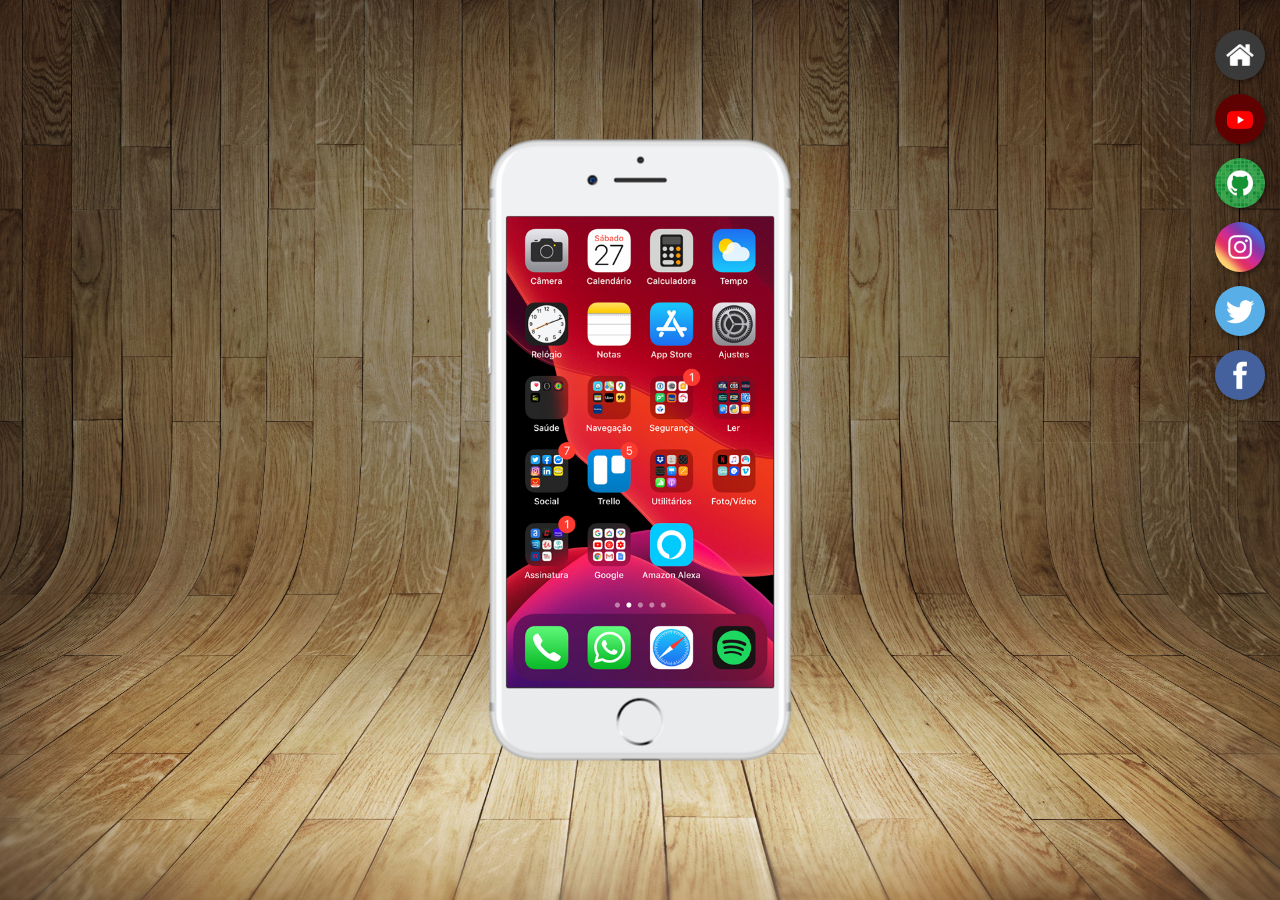
<file: index.html>
<!DOCTYPE html>
<html lang="pt-br">
<head>
    <meta charset="UTF-8">
    <meta name="viewport" content="width=device-width, initial-scale=1.0">
    <title>Social Media</title>
    <link rel="shortcut icon" href="favicon.ico" type="image/x-icon">
    <link rel="stylesheet" href="style.css">
</head>
<body>
    <main>
        <section id="telefone">
            <iframe src="home.html" frameborder="0" name="tela" id="tela"></iframe>
        </section>
        <section id="redes-sociais">
        <a href="home.html" target="tela"><img src="./imagens/logo-home.jpg" alt=""></a> <br>
        <a href="youtube.html" target="tela"><img src="./imagens/logo-youtube.jpg" alt=""></a> <br>
        <a href="github.html" target="tela"><img src="./imagens/logo-github.jpg" alt=""></a> <br>
        <a href="instagram.html" target="tela"><img src="./imagens/logo-instagram.jpg" alt=""></a> <br>
        <a href="twitter.html" target="tela"><img src="./imagens/logo-twitter.jpg" alt=""></a> <br>
        <a href="facebook.html" target="tela"><img src="./imagens/logo-facebook.jpg" alt=""></a> <br>
        </section>
    </main>
</body>
</html>
</file>
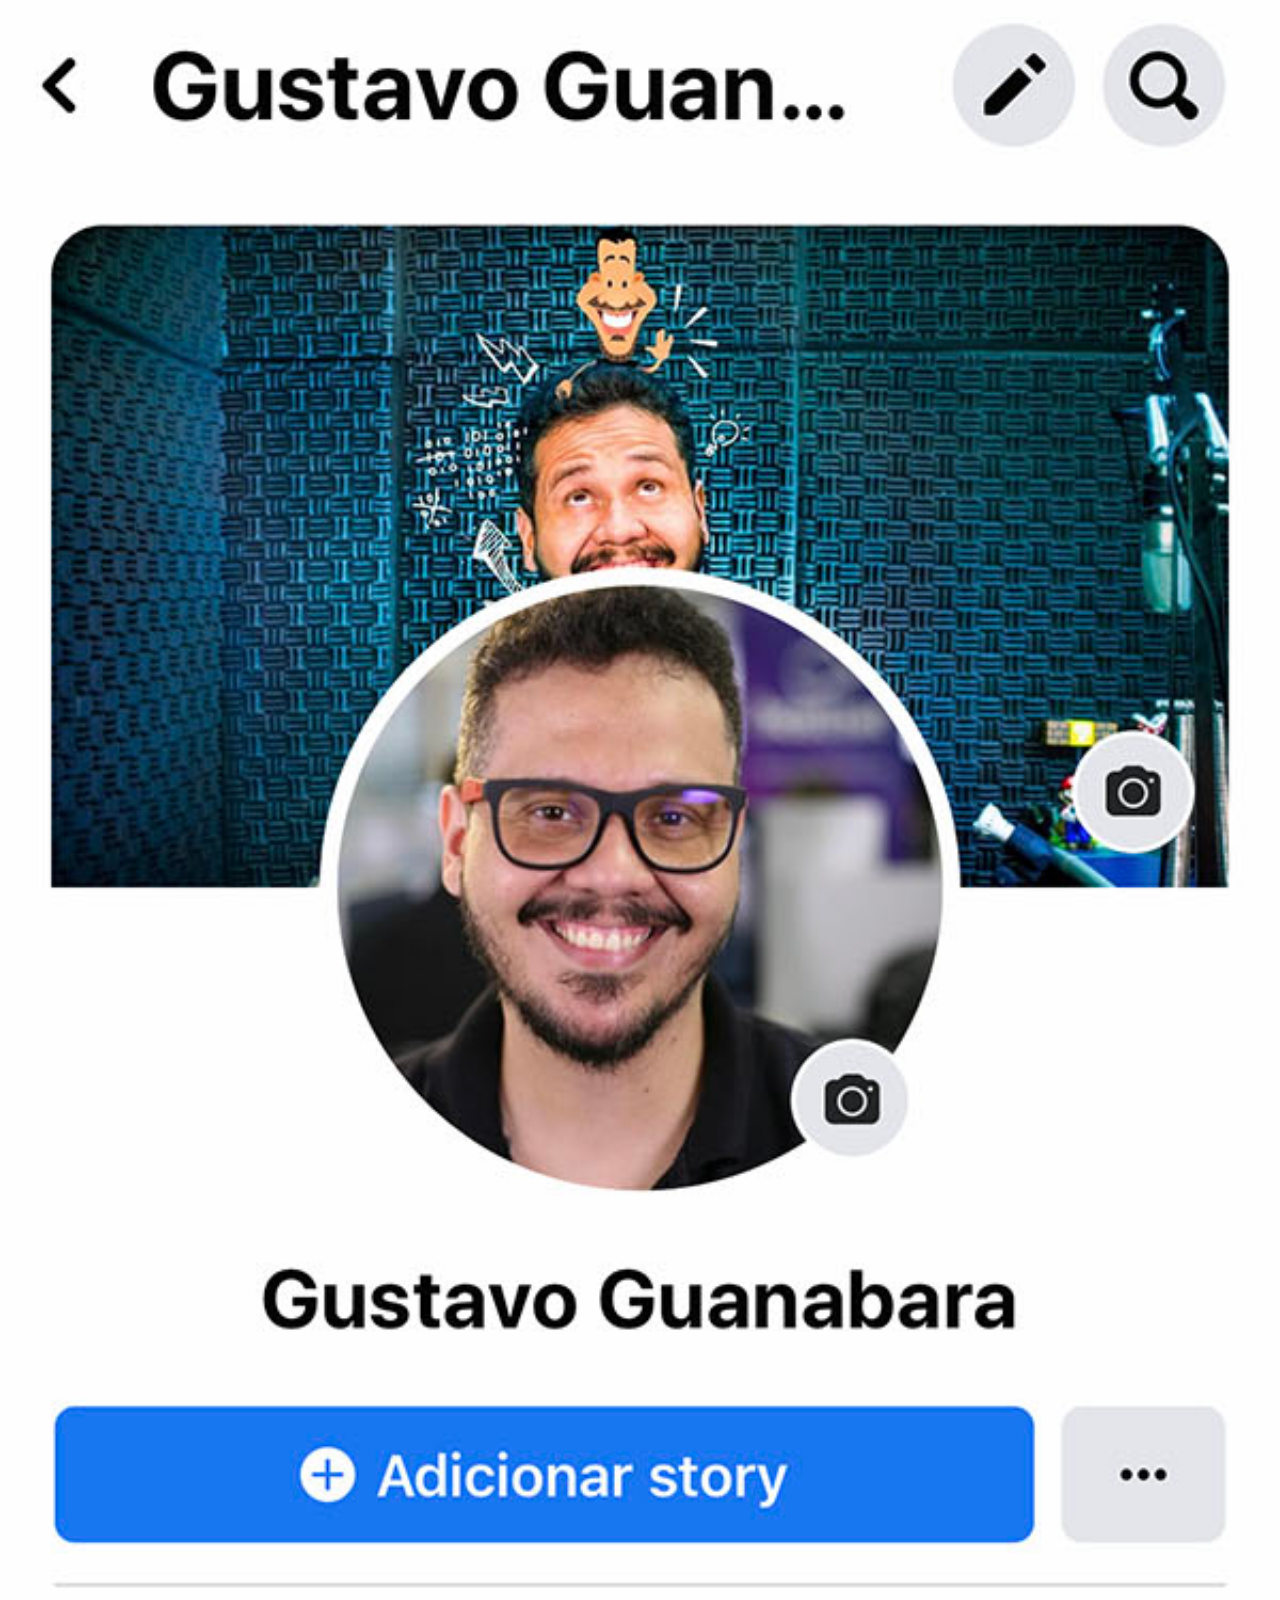
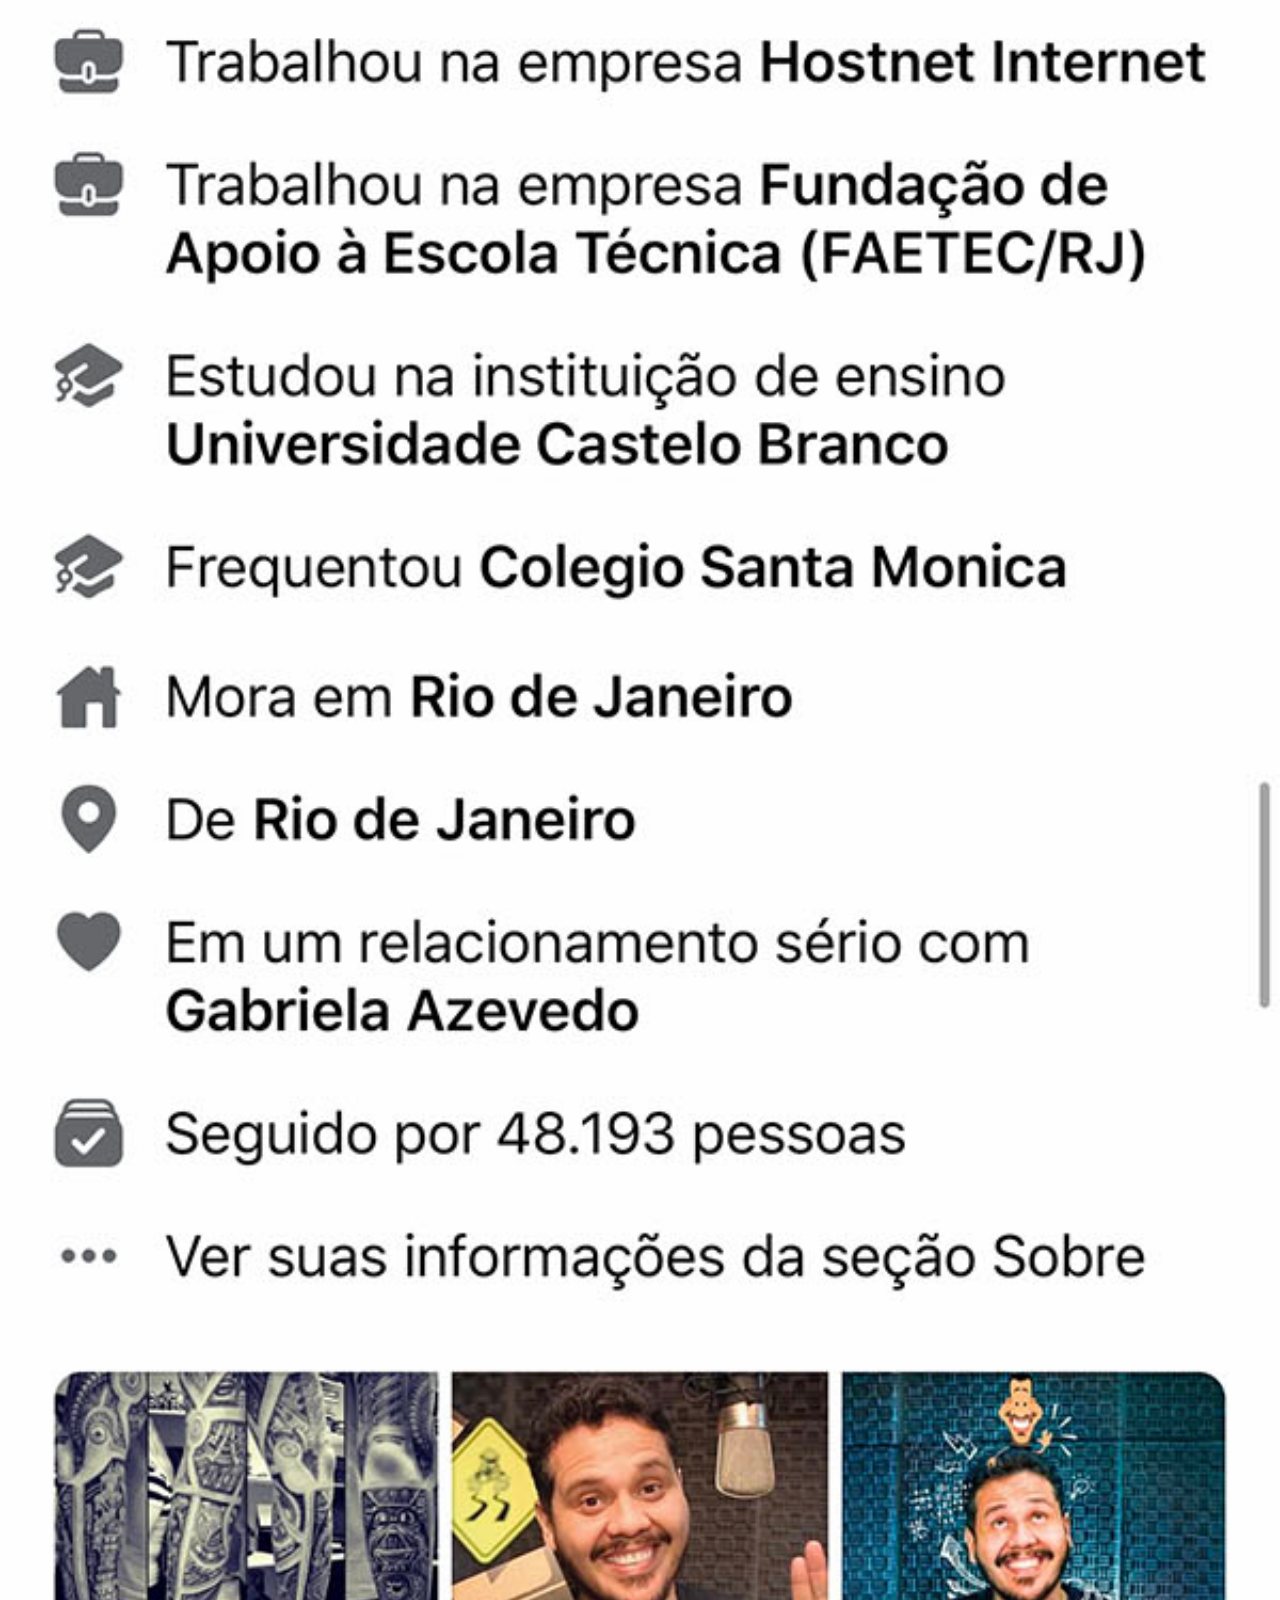
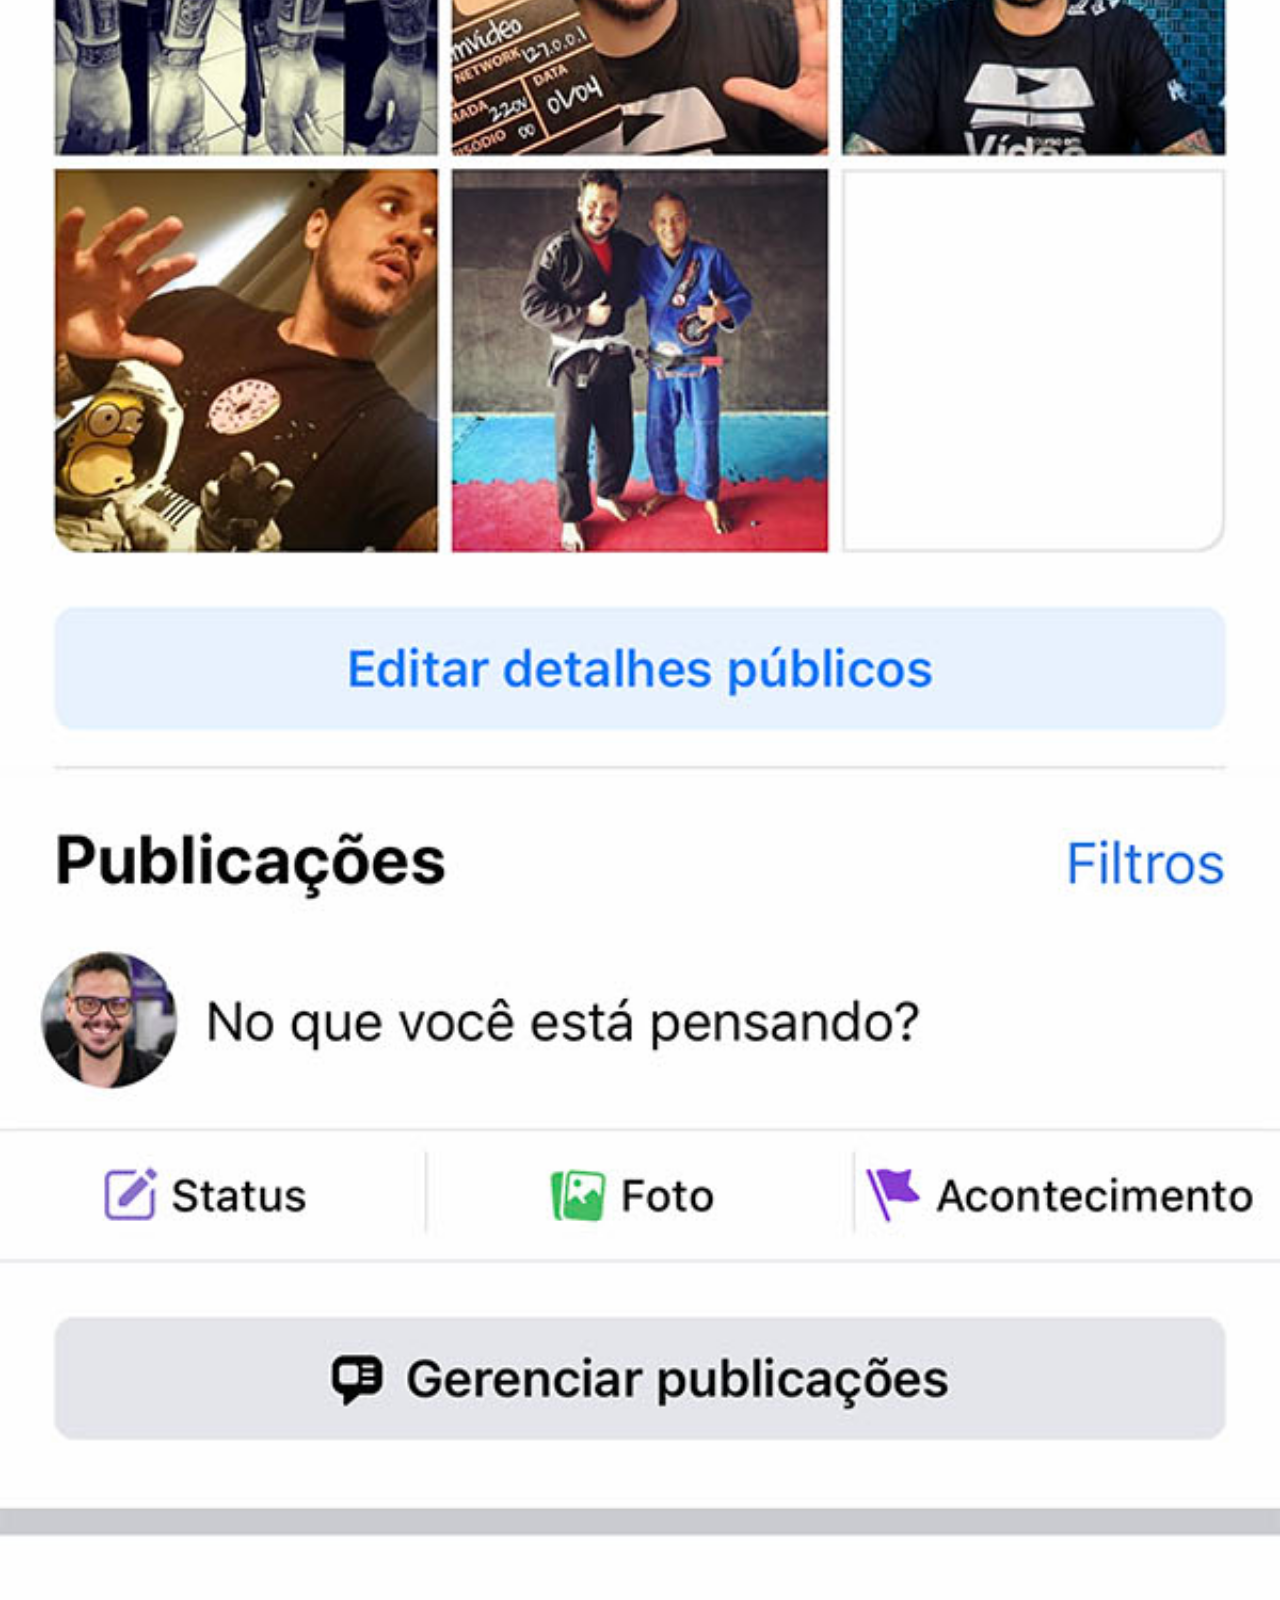
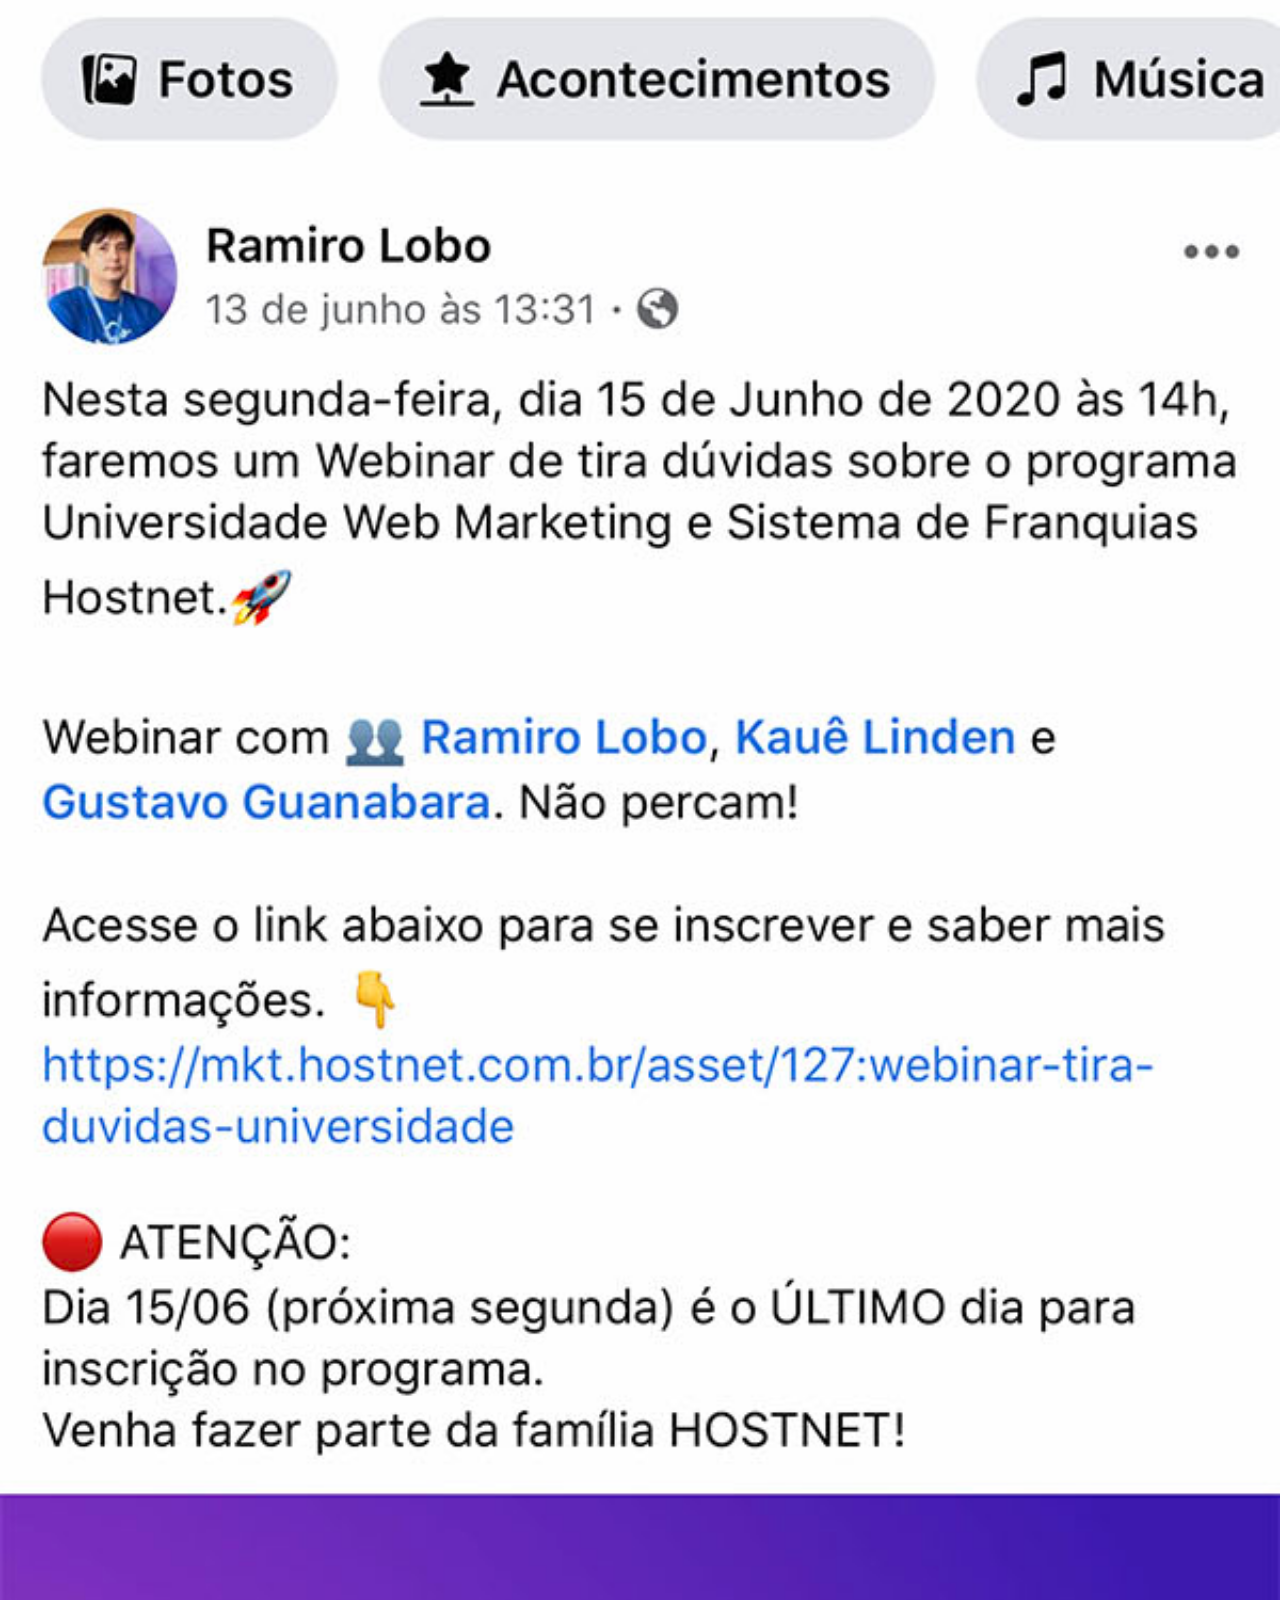
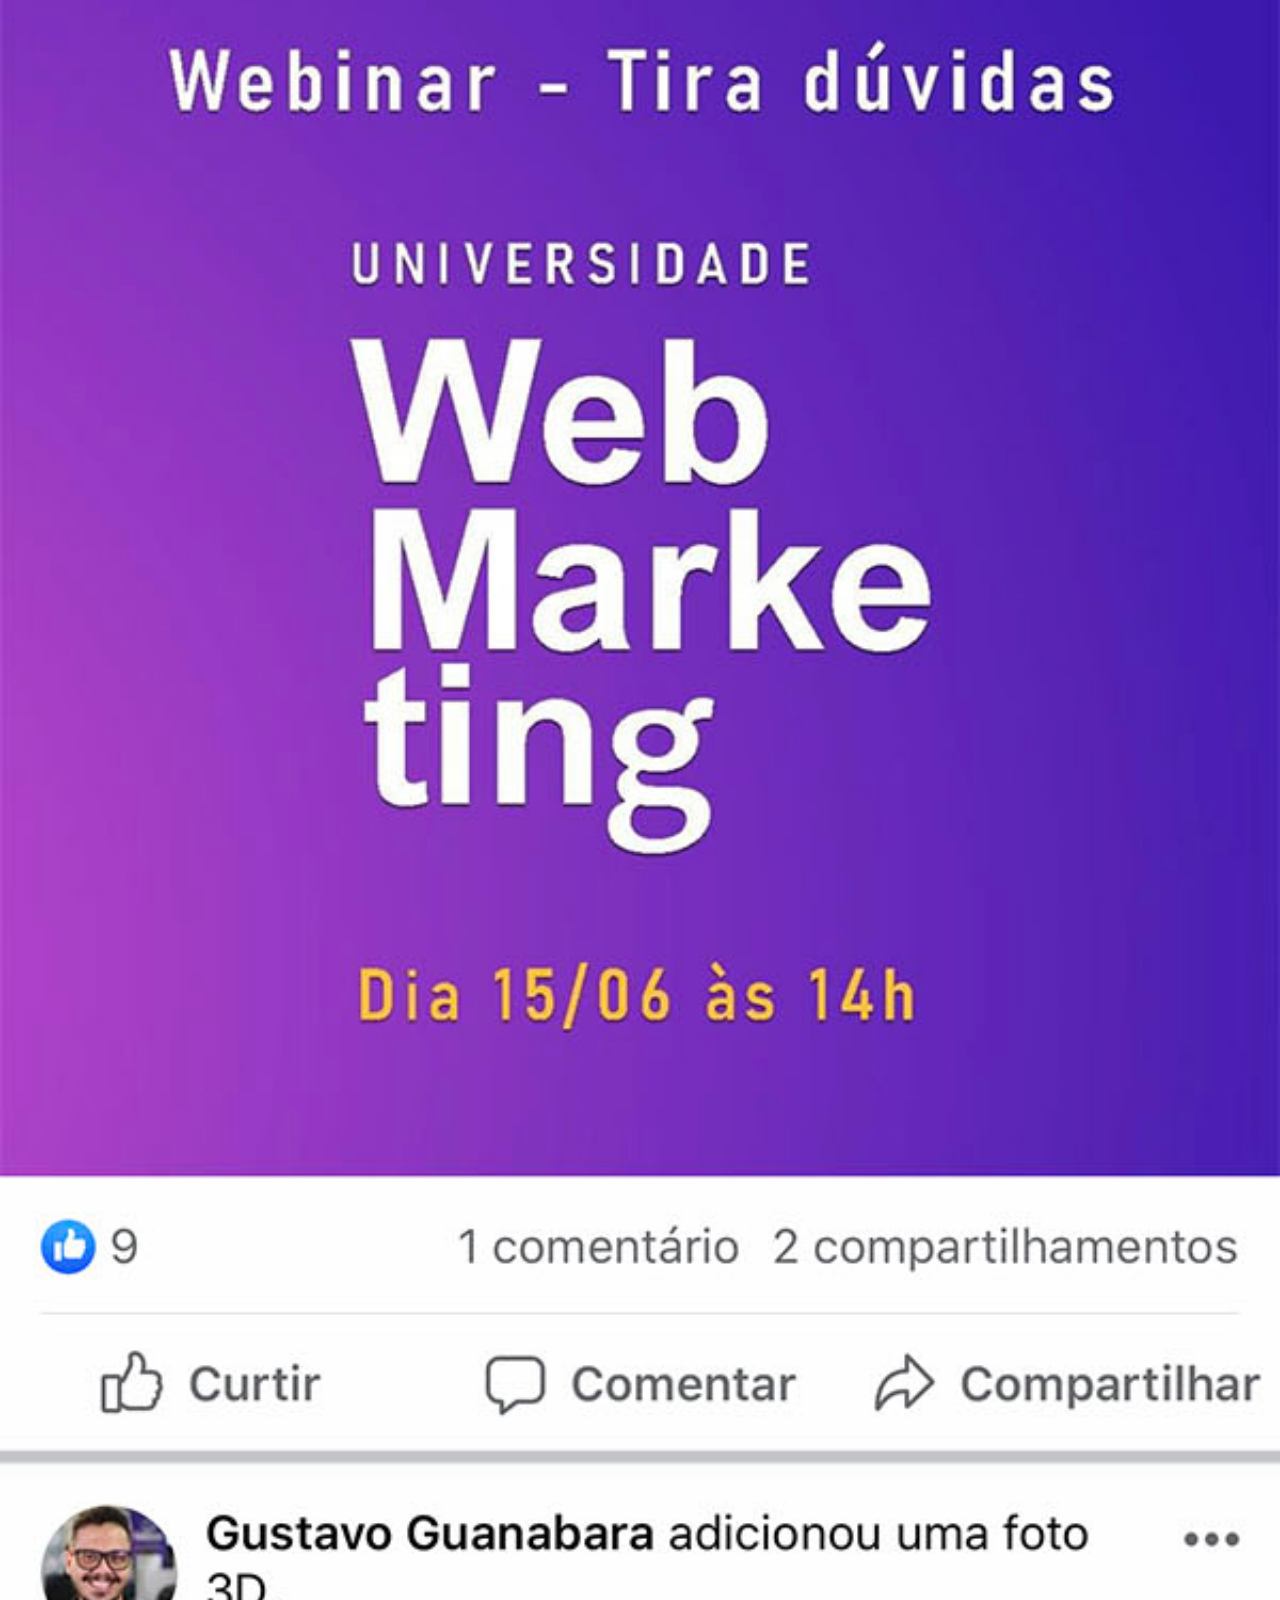
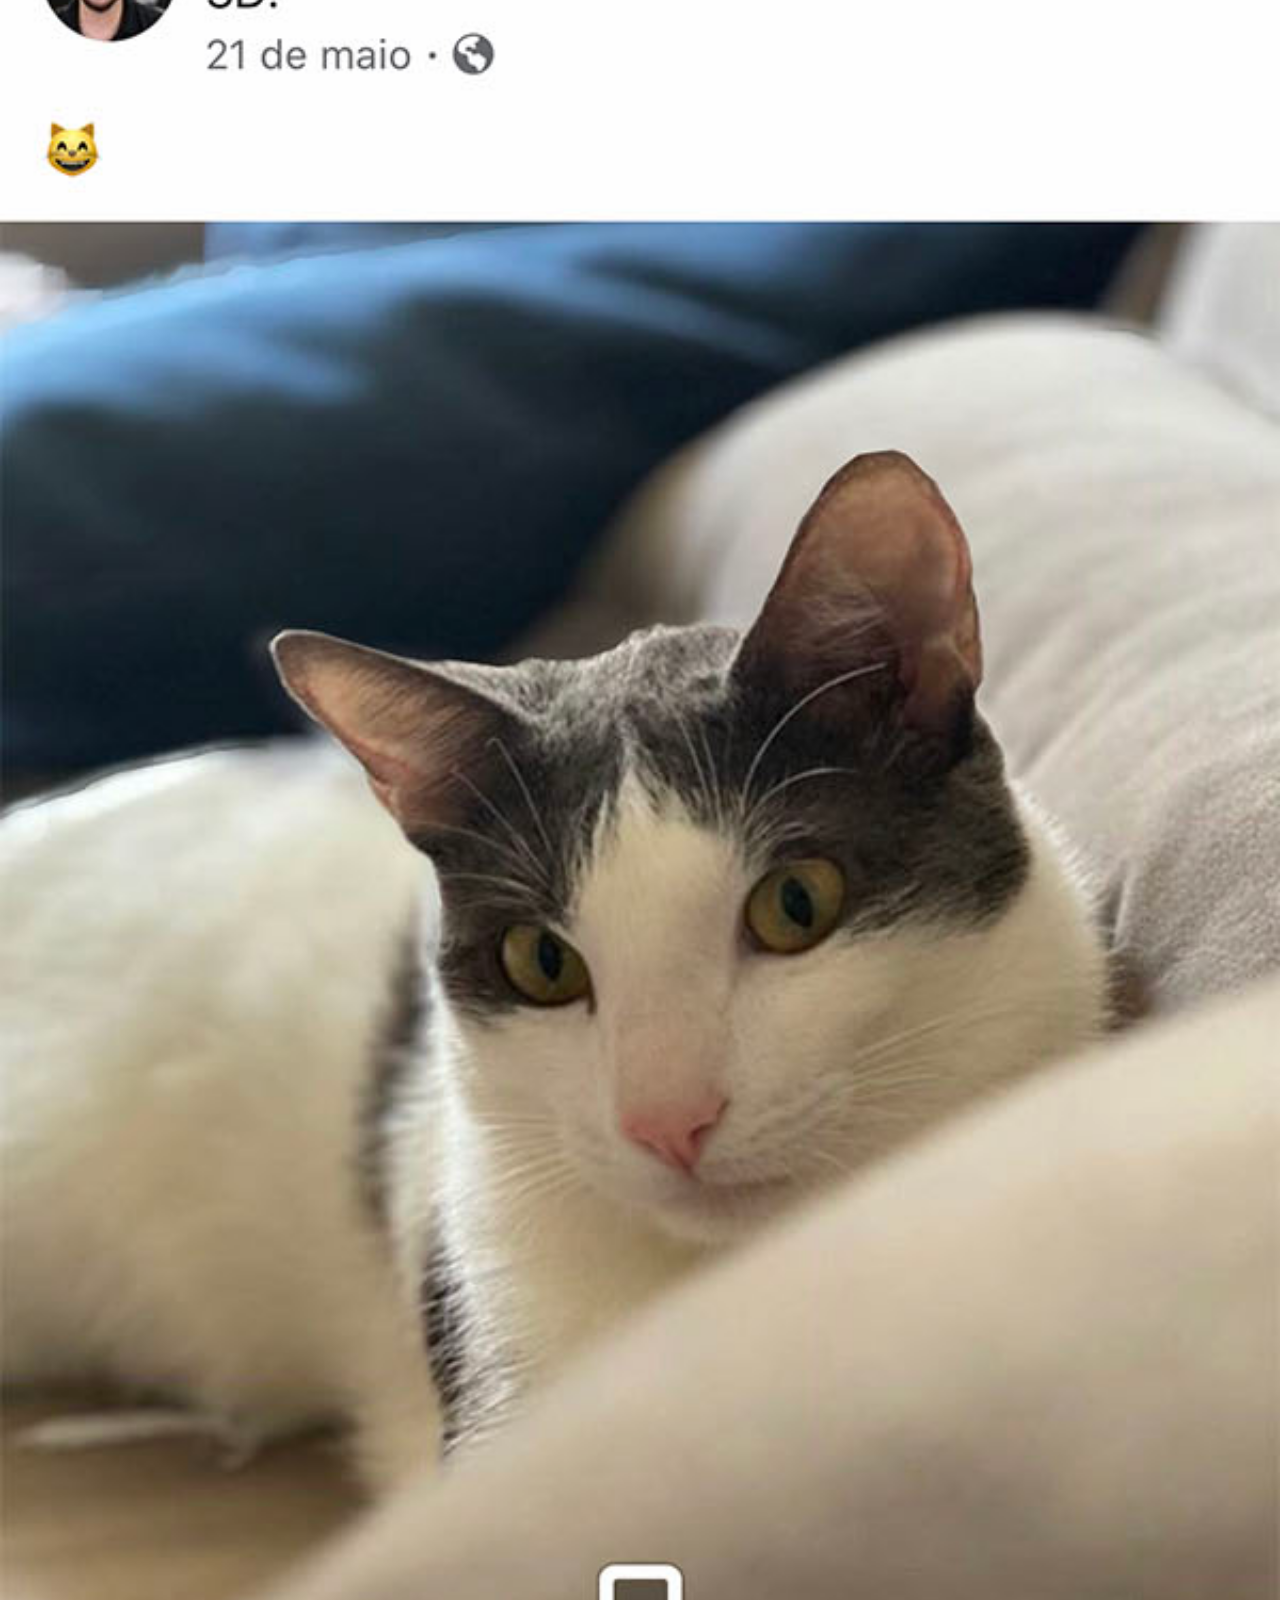
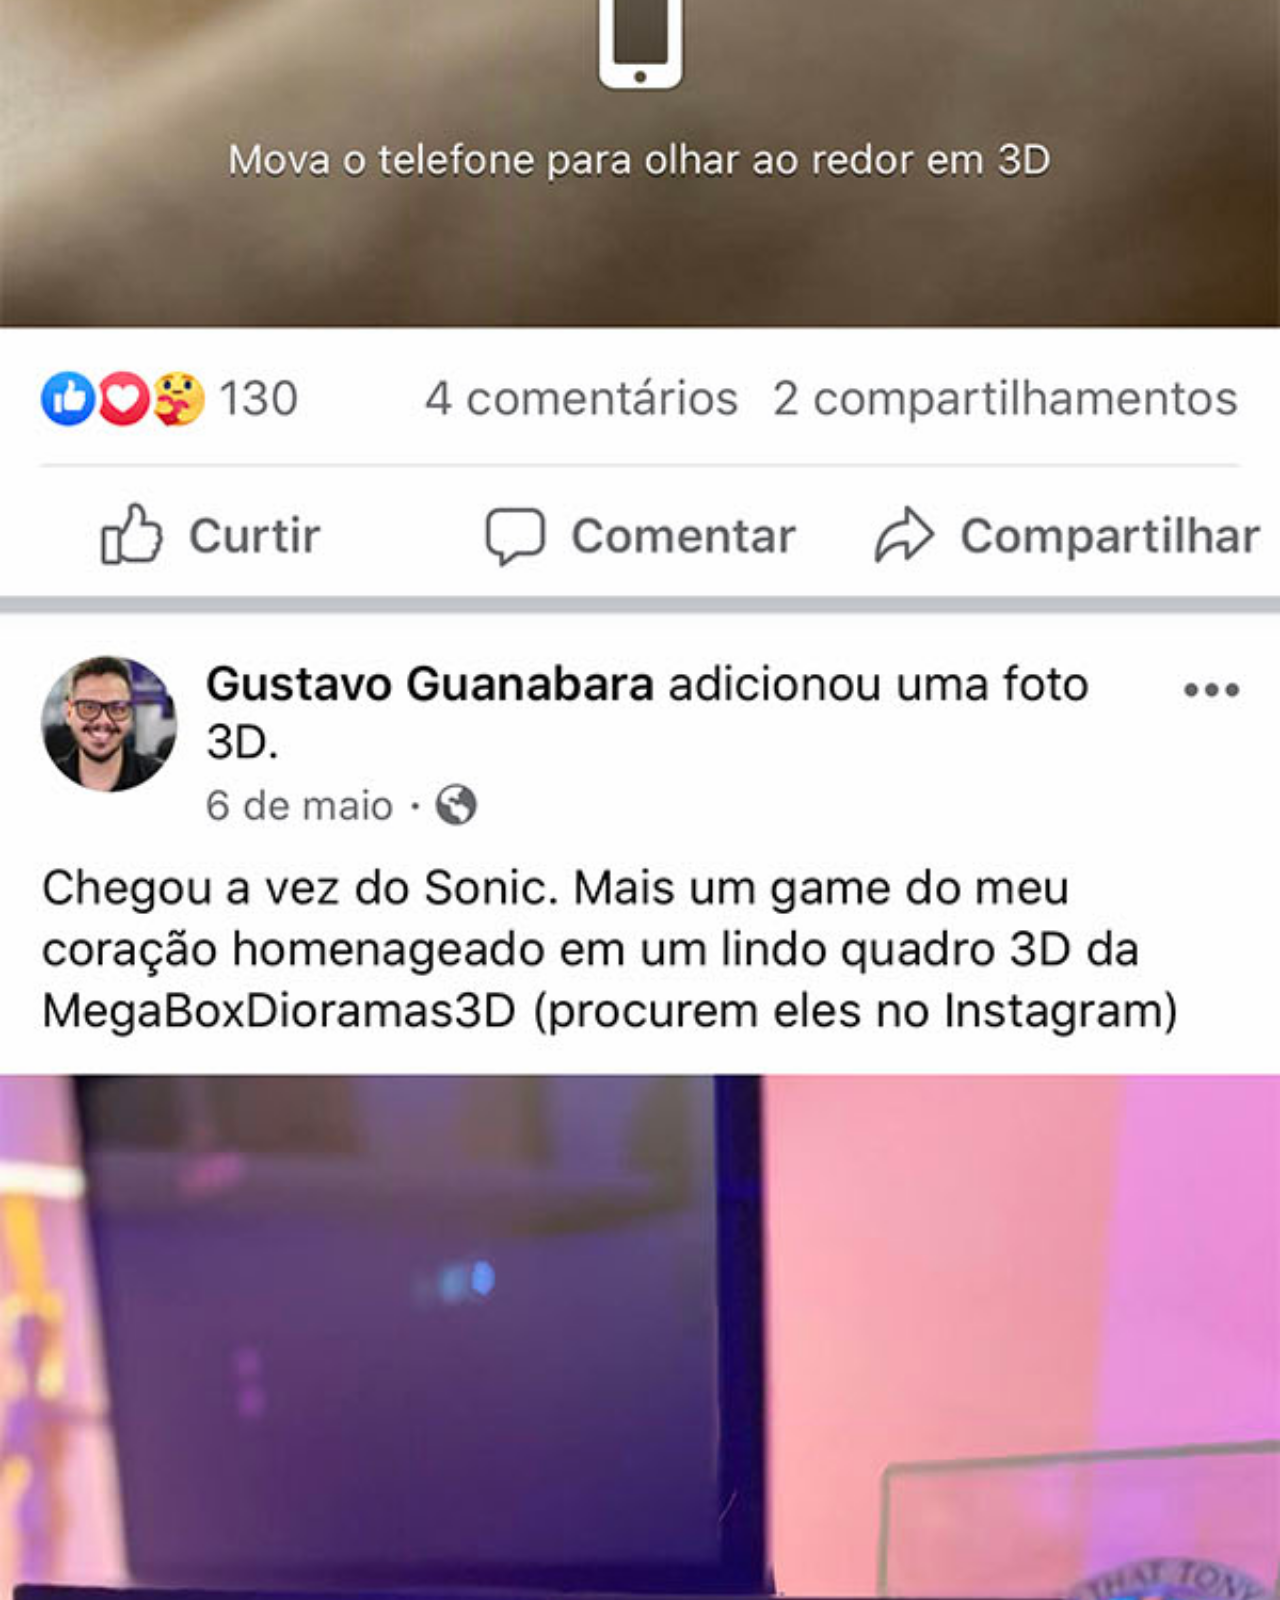
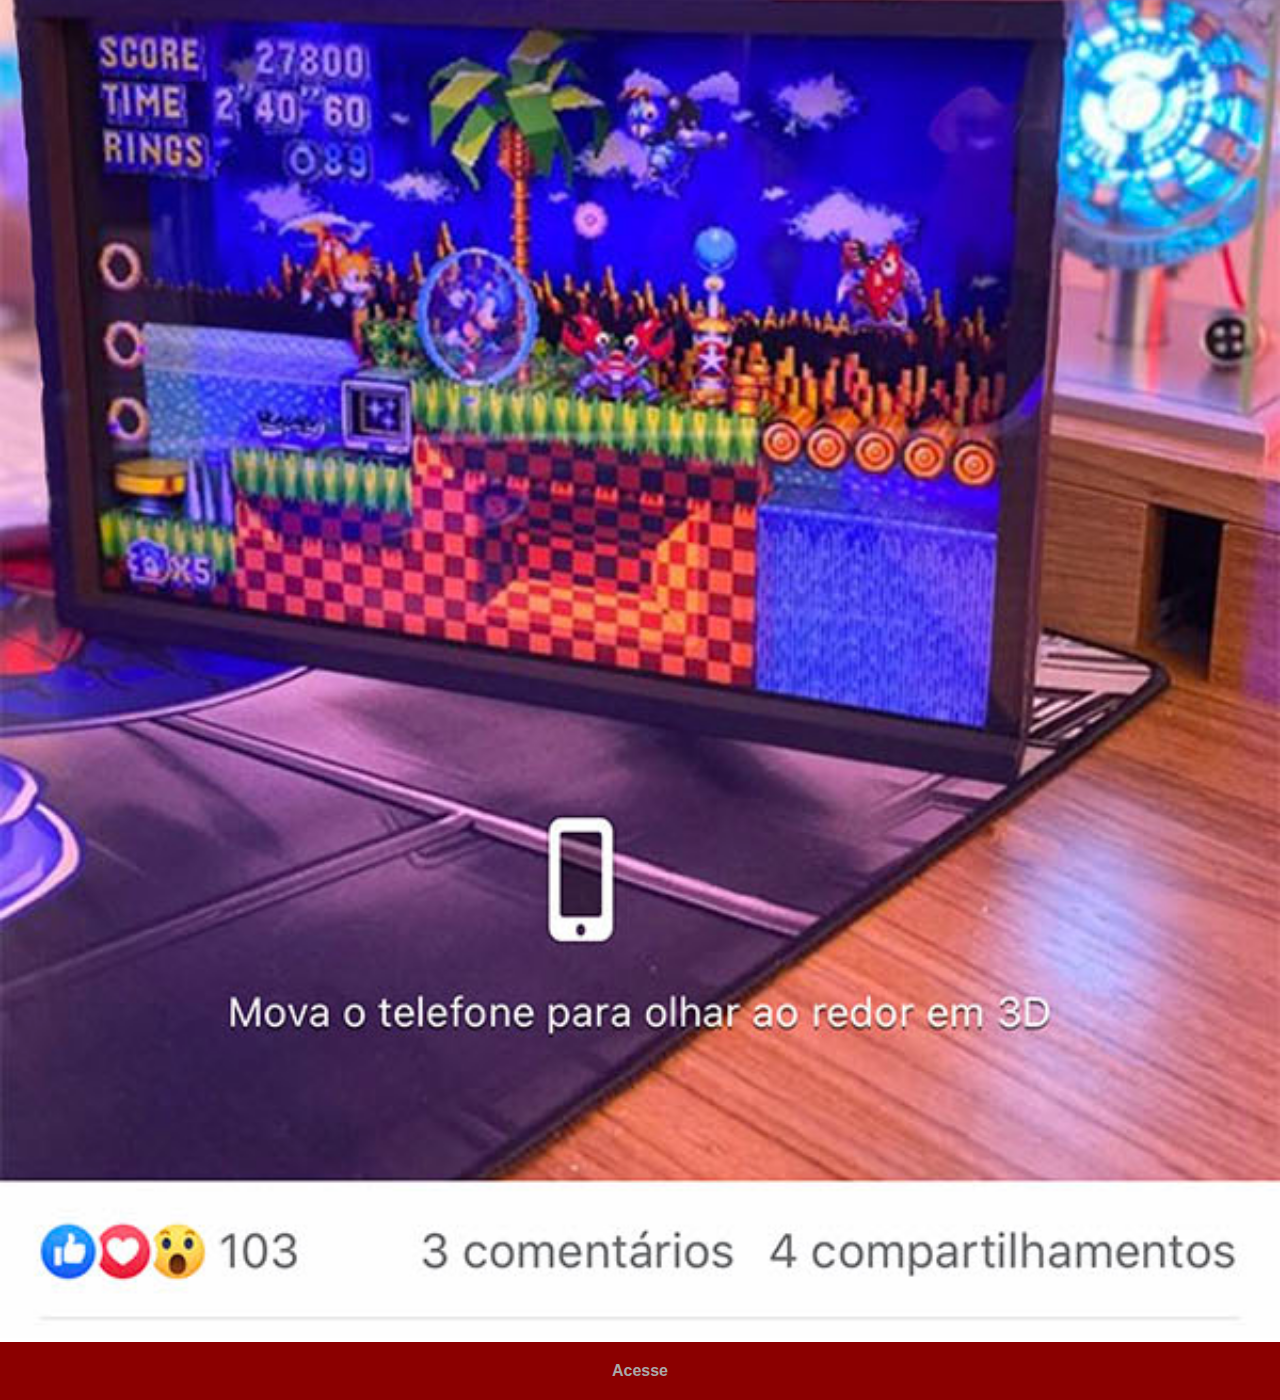
<file: facebook.html>
<!DOCTYPE html>
<html lang="pt-br">
<head>
    <meta charset="UTF-8">
    <meta name="viewport" content="width=device-width, initial-scale=1.0">
    <title>Facebook</title>
    <link rel="stylesheet" href="social.css">
</head>
<body>
    <img src="imagens/tela-facebook.jpg" alt="Facebook">
    <a href="https://www.facebook.com/lucas.nunes.16/" target="_blank">Acesse</a>
</body>
</html>
</file>
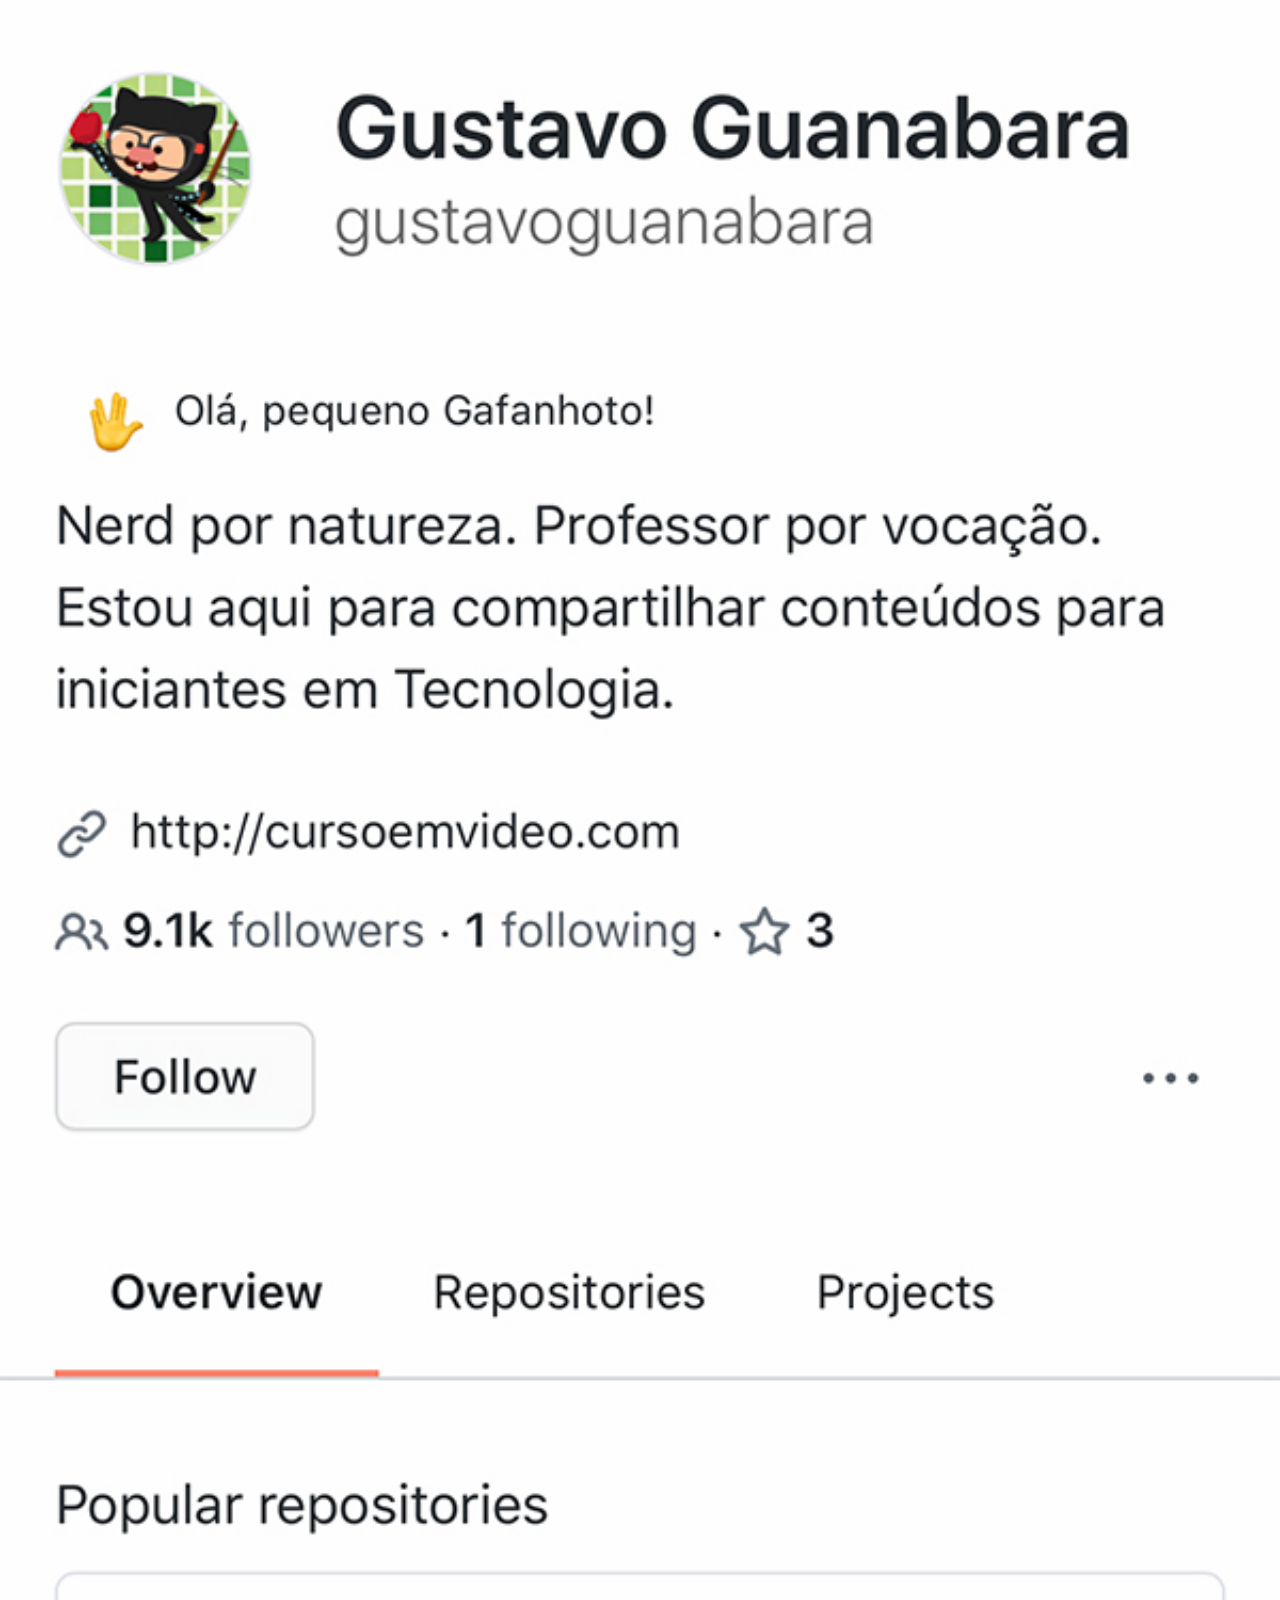
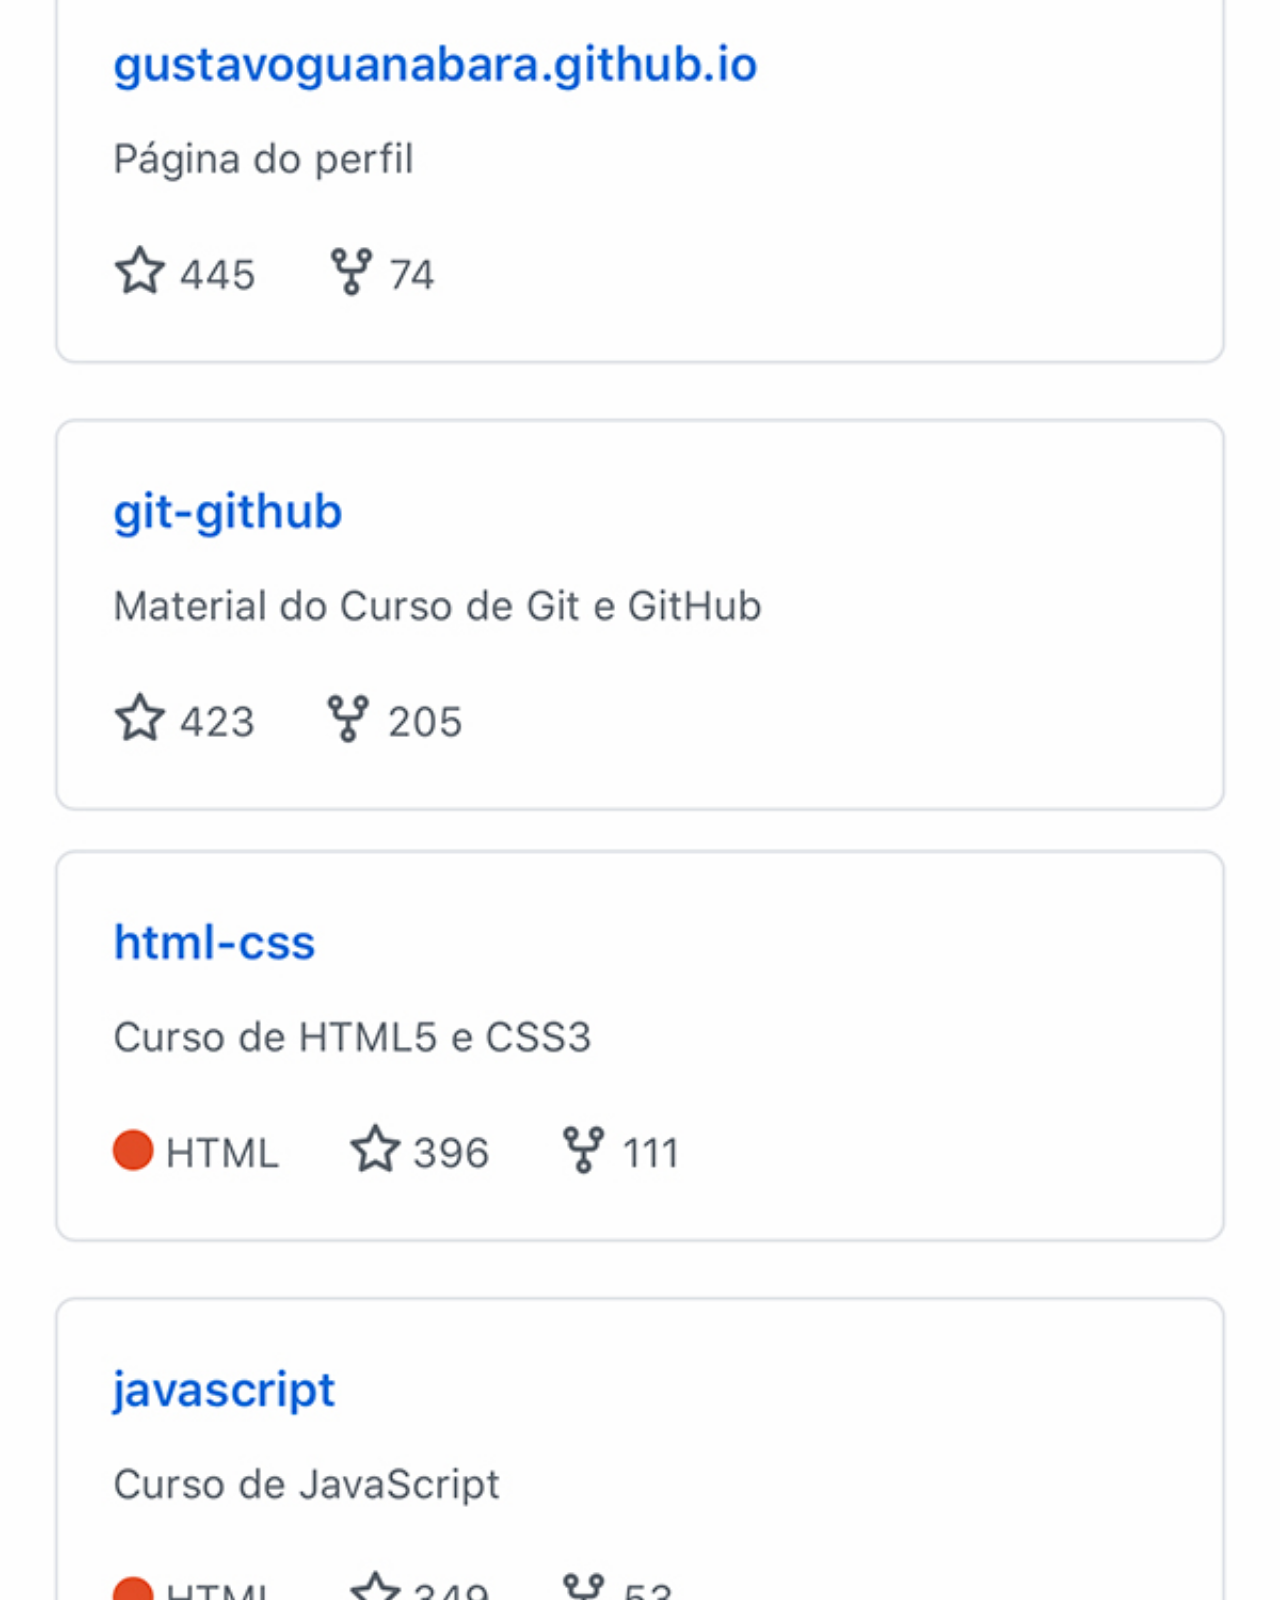
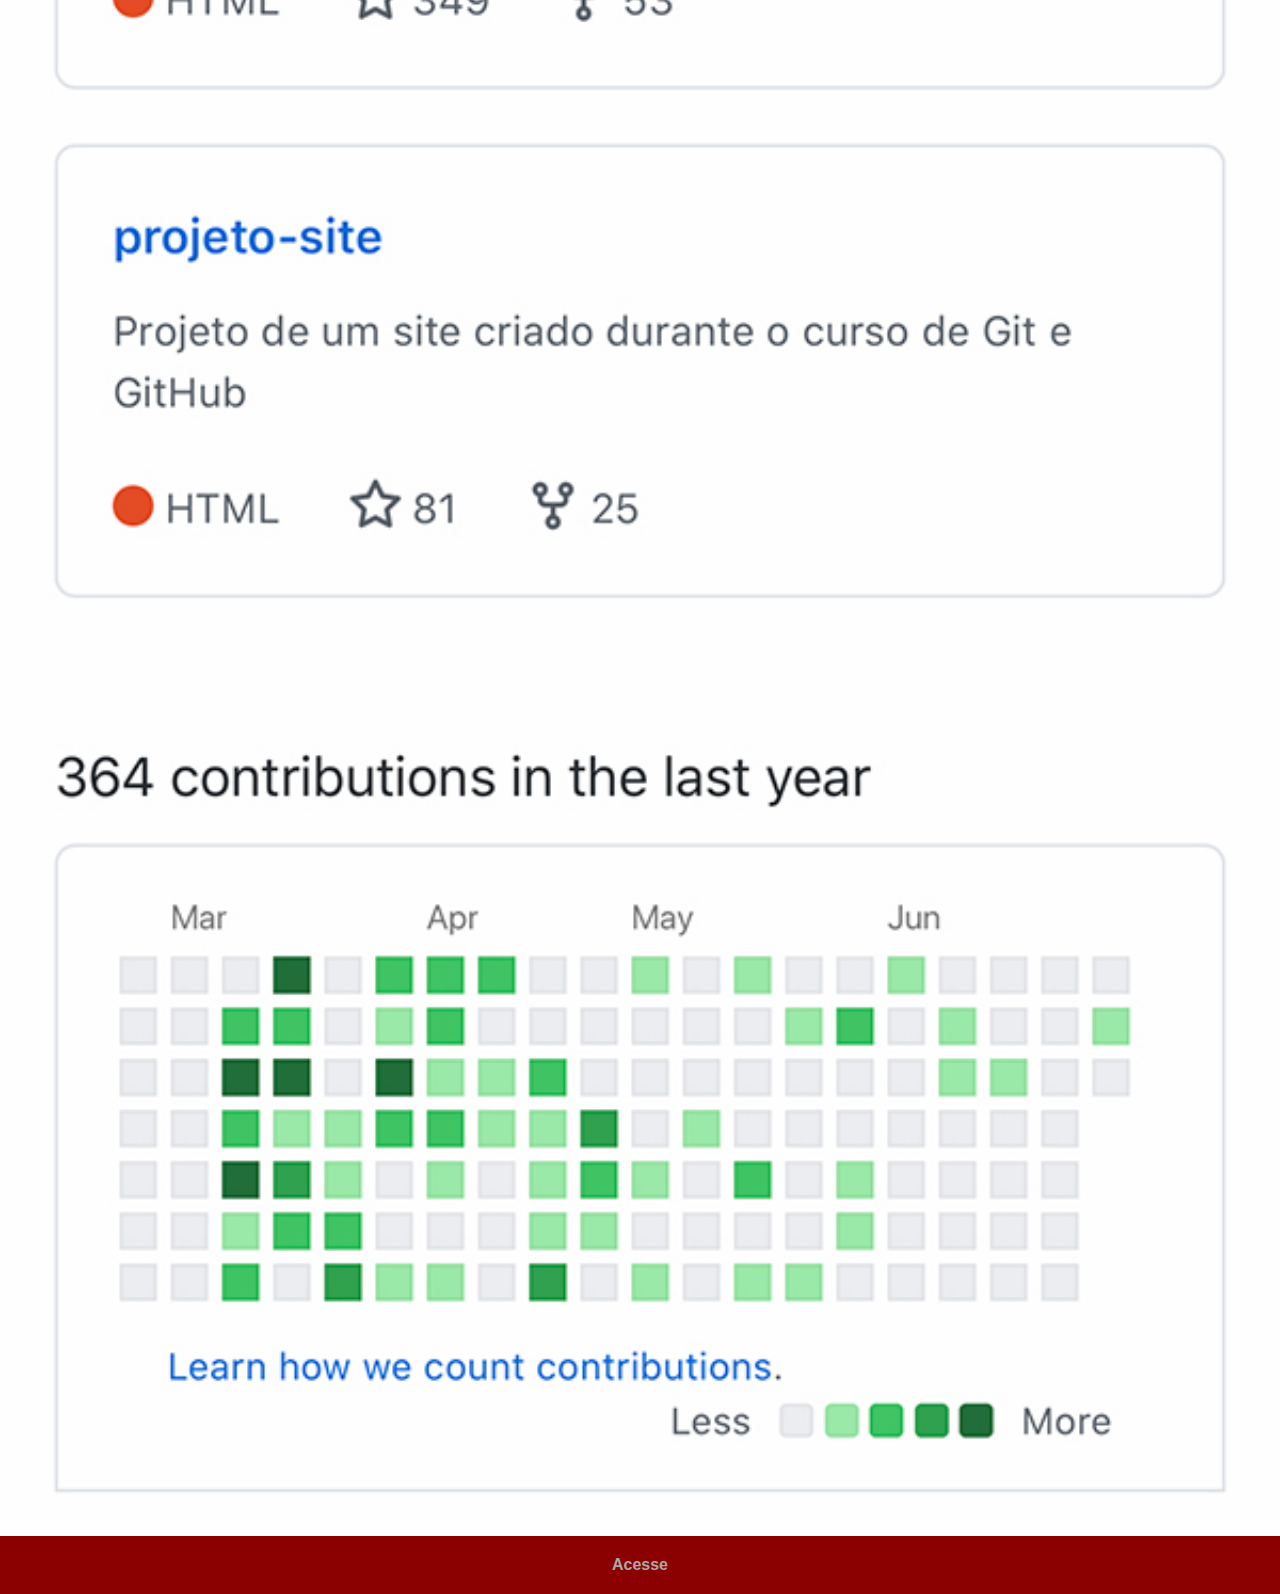
<file: github.html>
<!DOCTYPE html>
<html lang="pt-br">
<head>
    <meta charset="UTF-8">
    <meta name="viewport" content="width=device-width, initial-scale=1.0">
    <title>github</title>
    <link rel="stylesheet" href="social.css">
</head>
<body>
    <img src="imagens/tela-github.jpg" alt="GitHub">
    <a href="https://github.com/lucasnunescruz" target="_blank">Acesse</a>
</body>
</html>
</file>
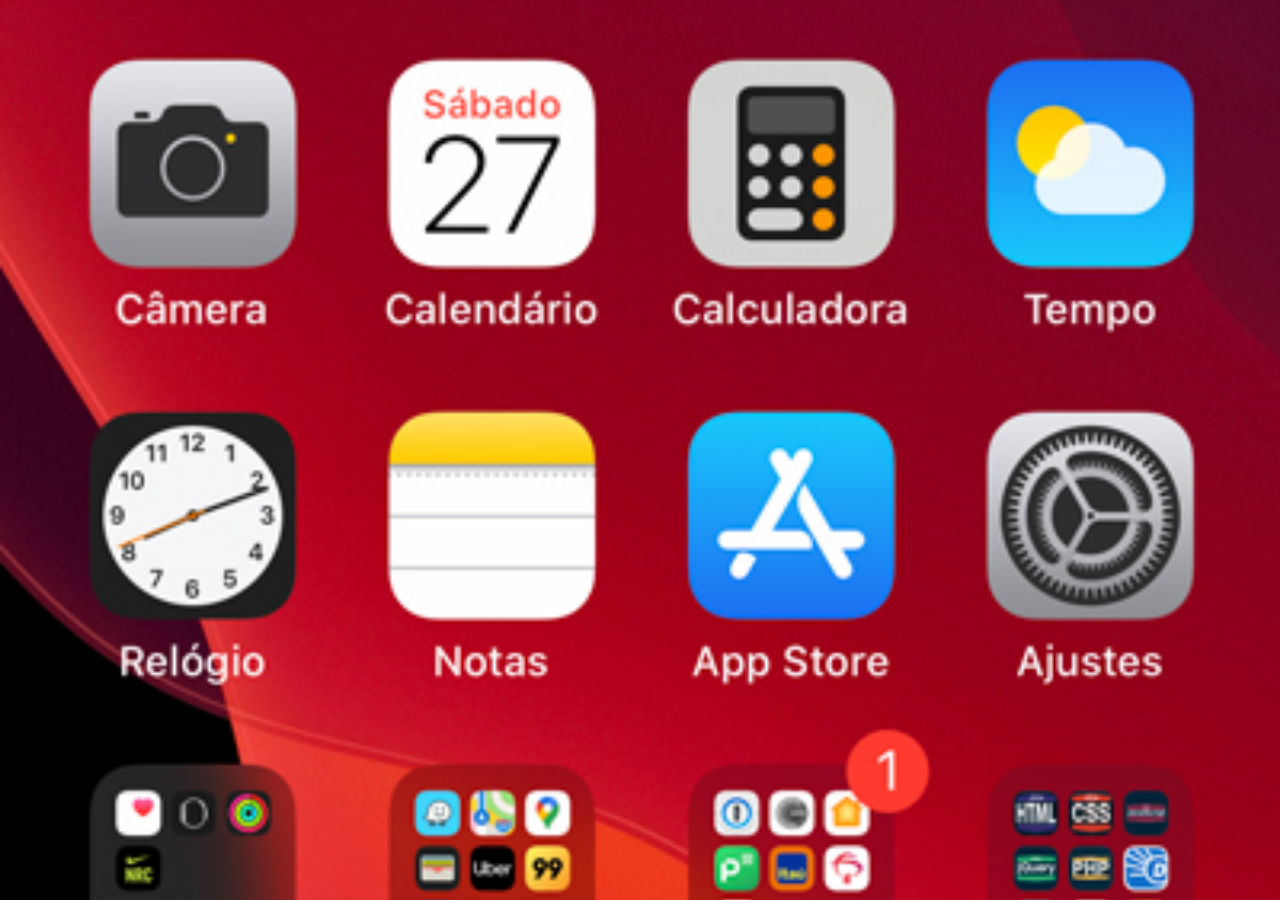
<file: home.html>
<!DOCTYPE html>
<html lang="pt-br">
<head>
    <meta charset="UTF-8">
    <meta name="viewport" content="width=device-width, initial-scale=1.0">
    <title>Home</title>
</head>

    <style>
        * {
            margin: 0px;
            padding: 0px;
        }

        body {
            height: 100vh;
            width: 100vw;
            background: black url(/imagens/tela-home.jpg) no-repeat top center;
            background-size: cover;
        }
    </style>
</html>
</file>
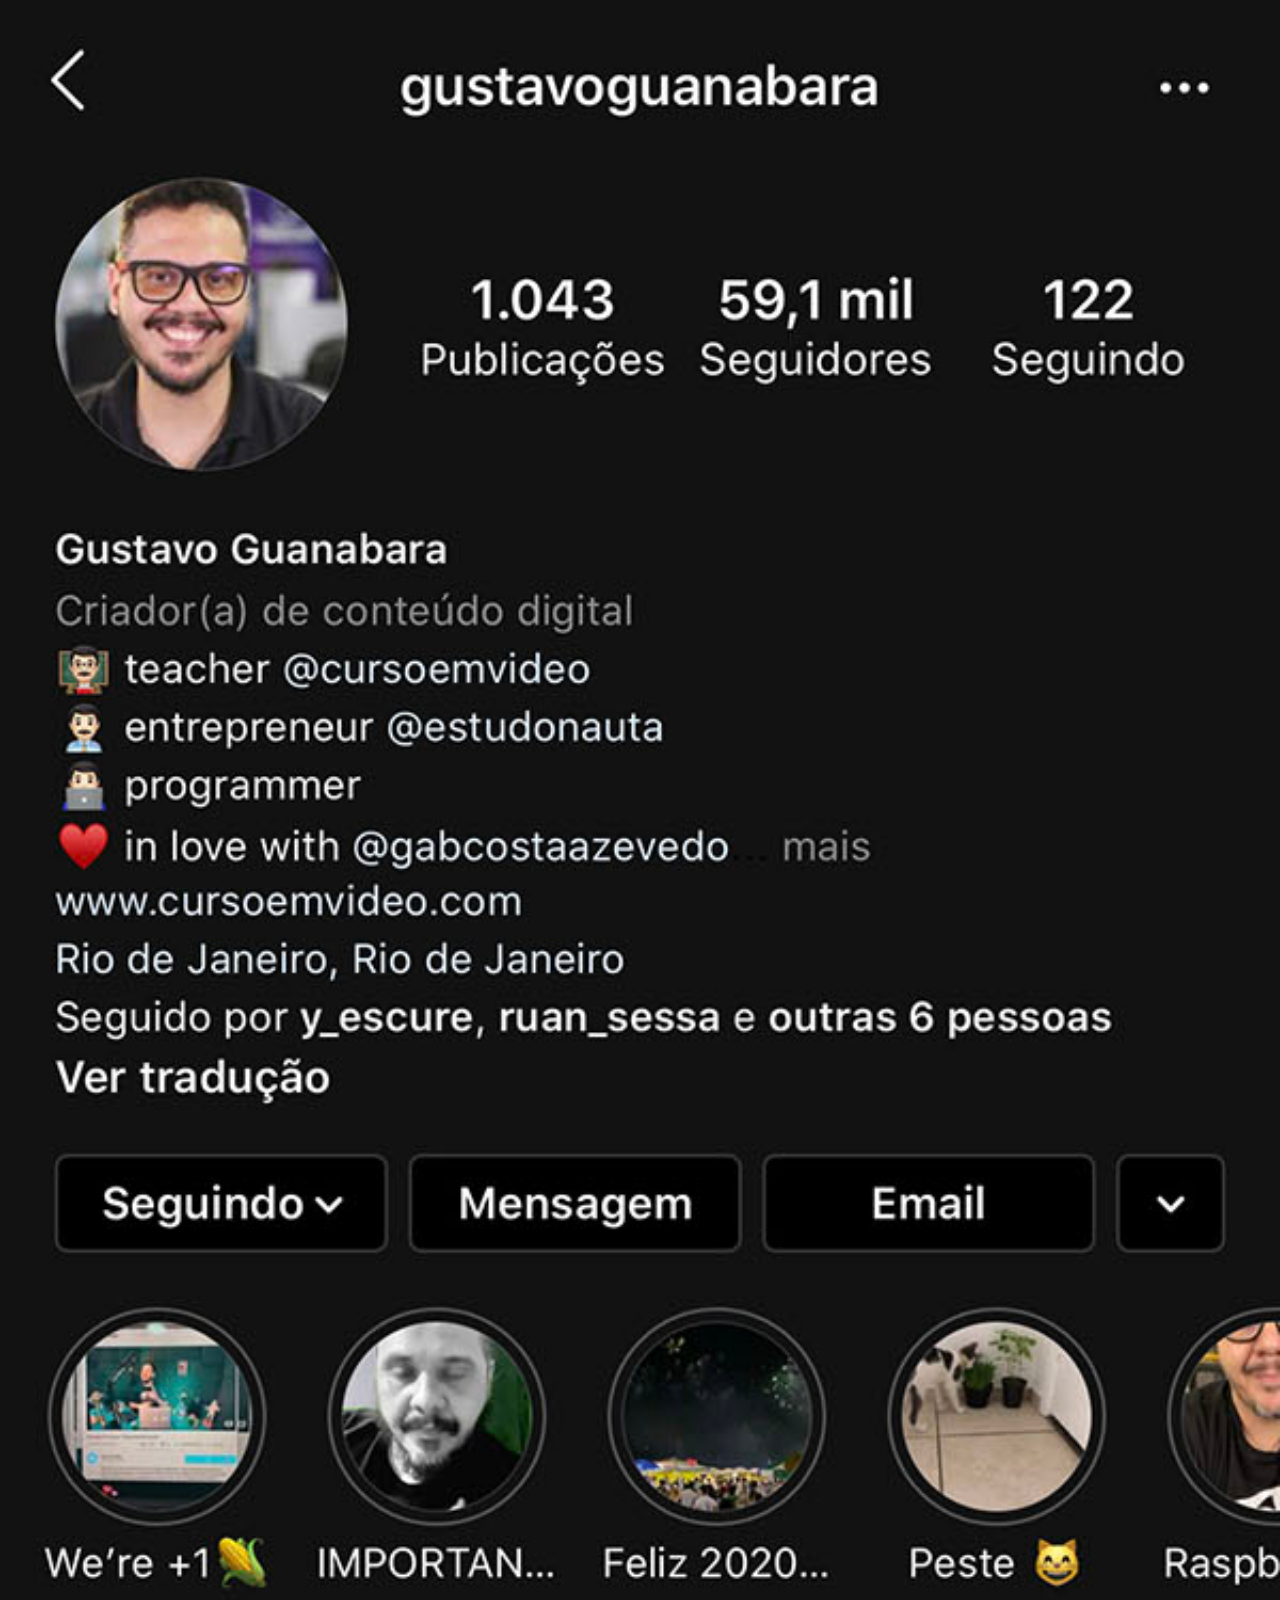
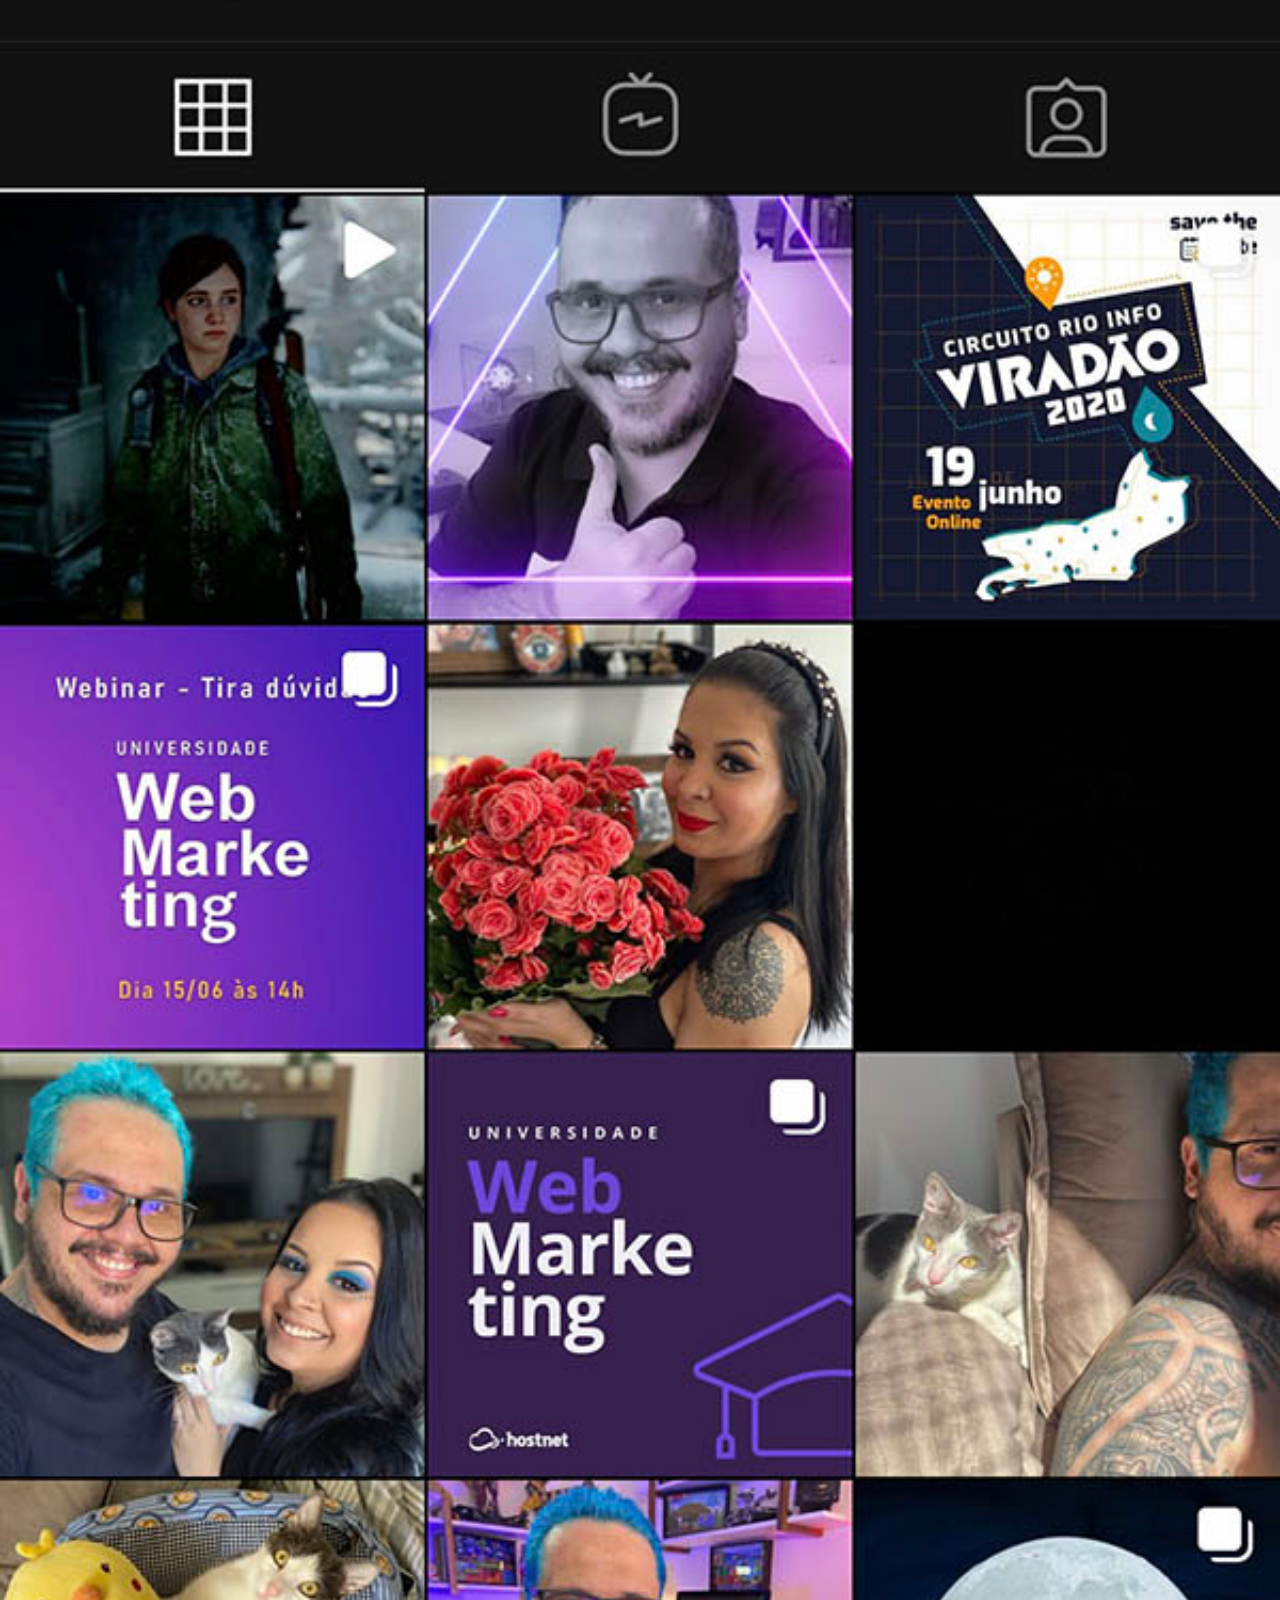
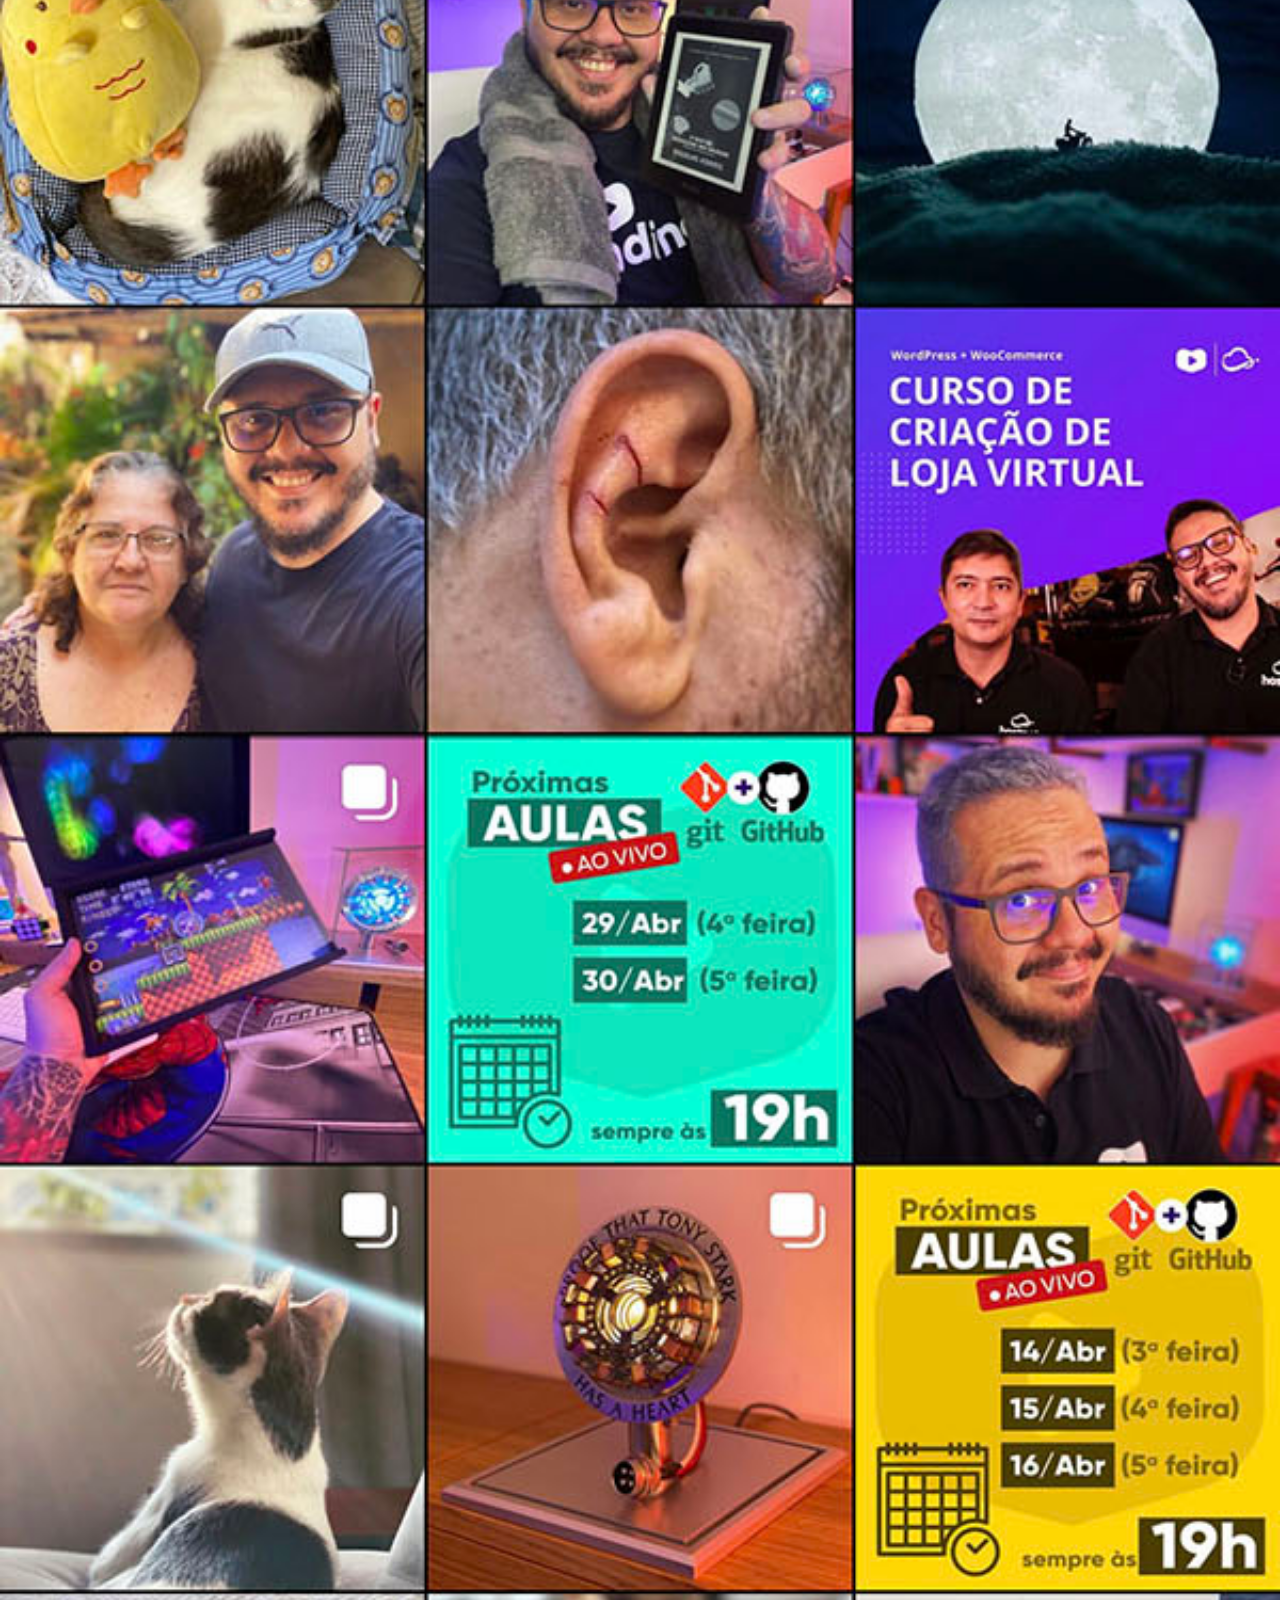
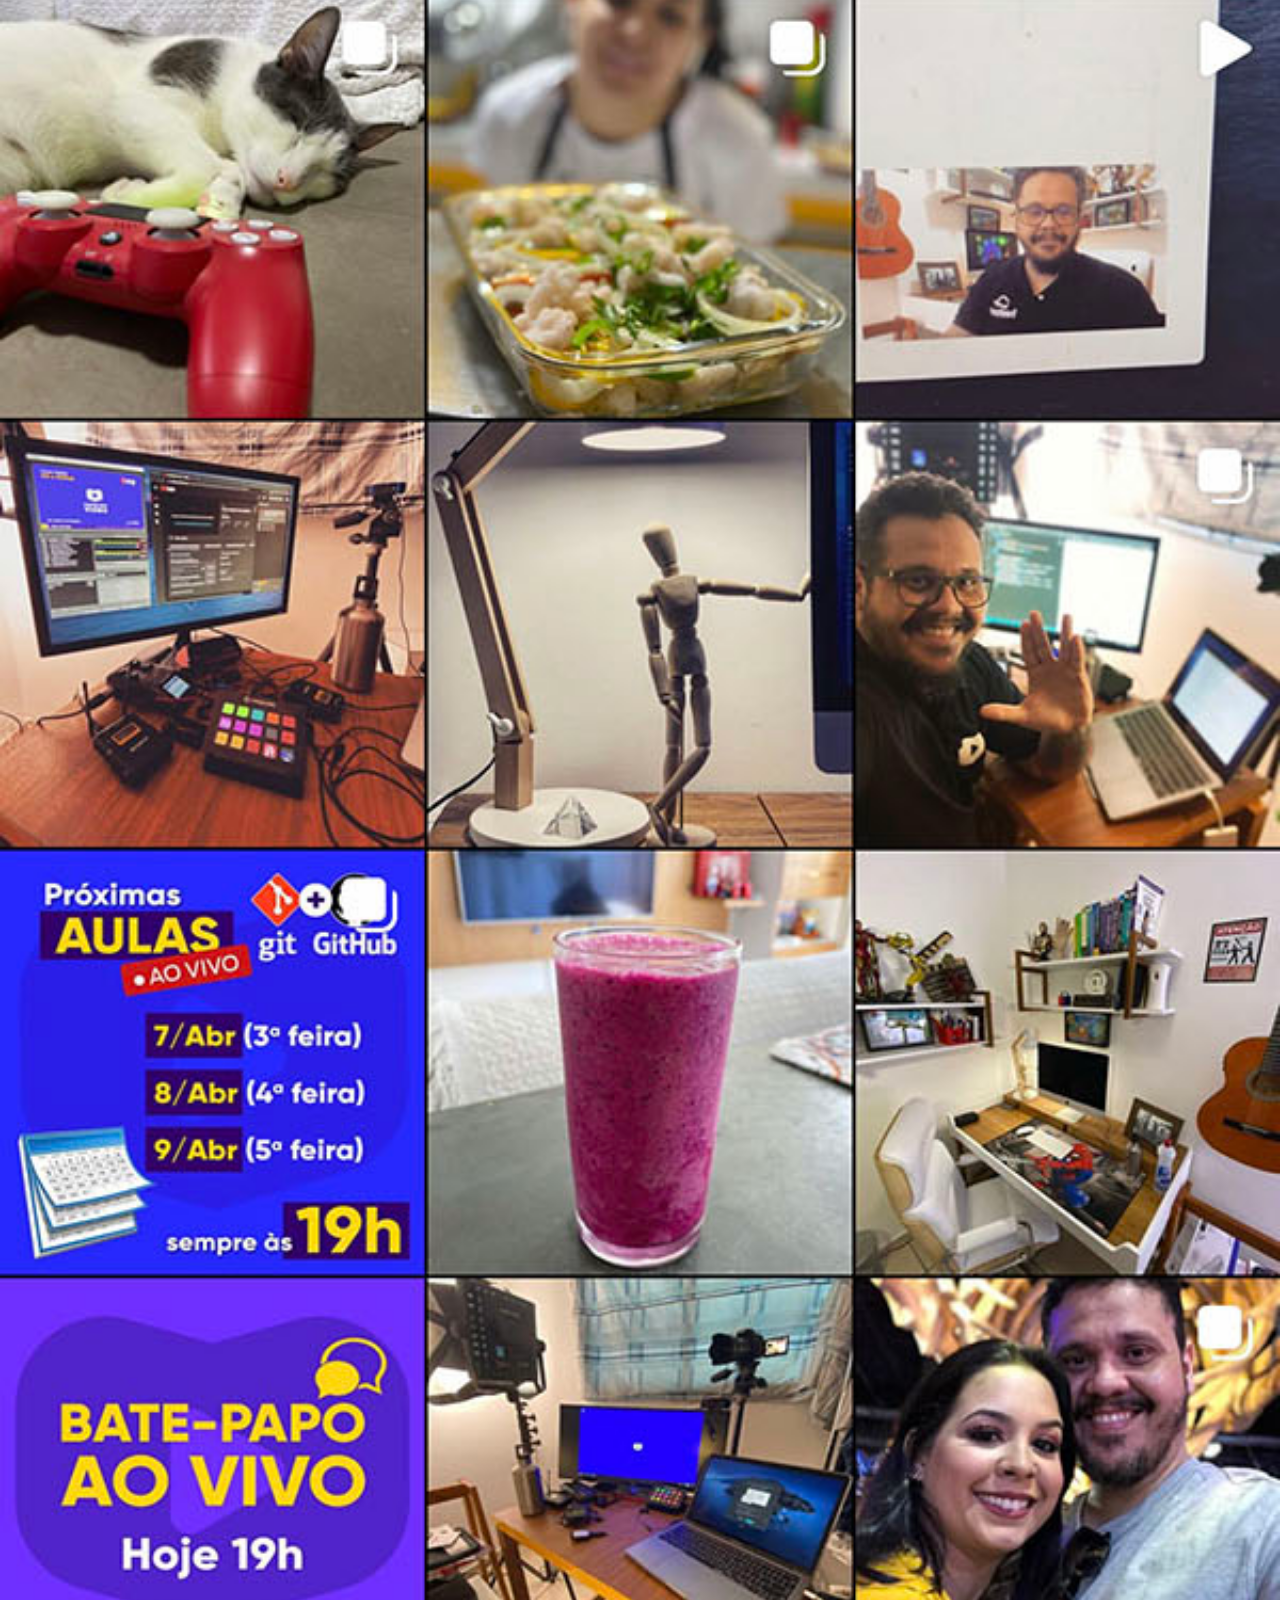
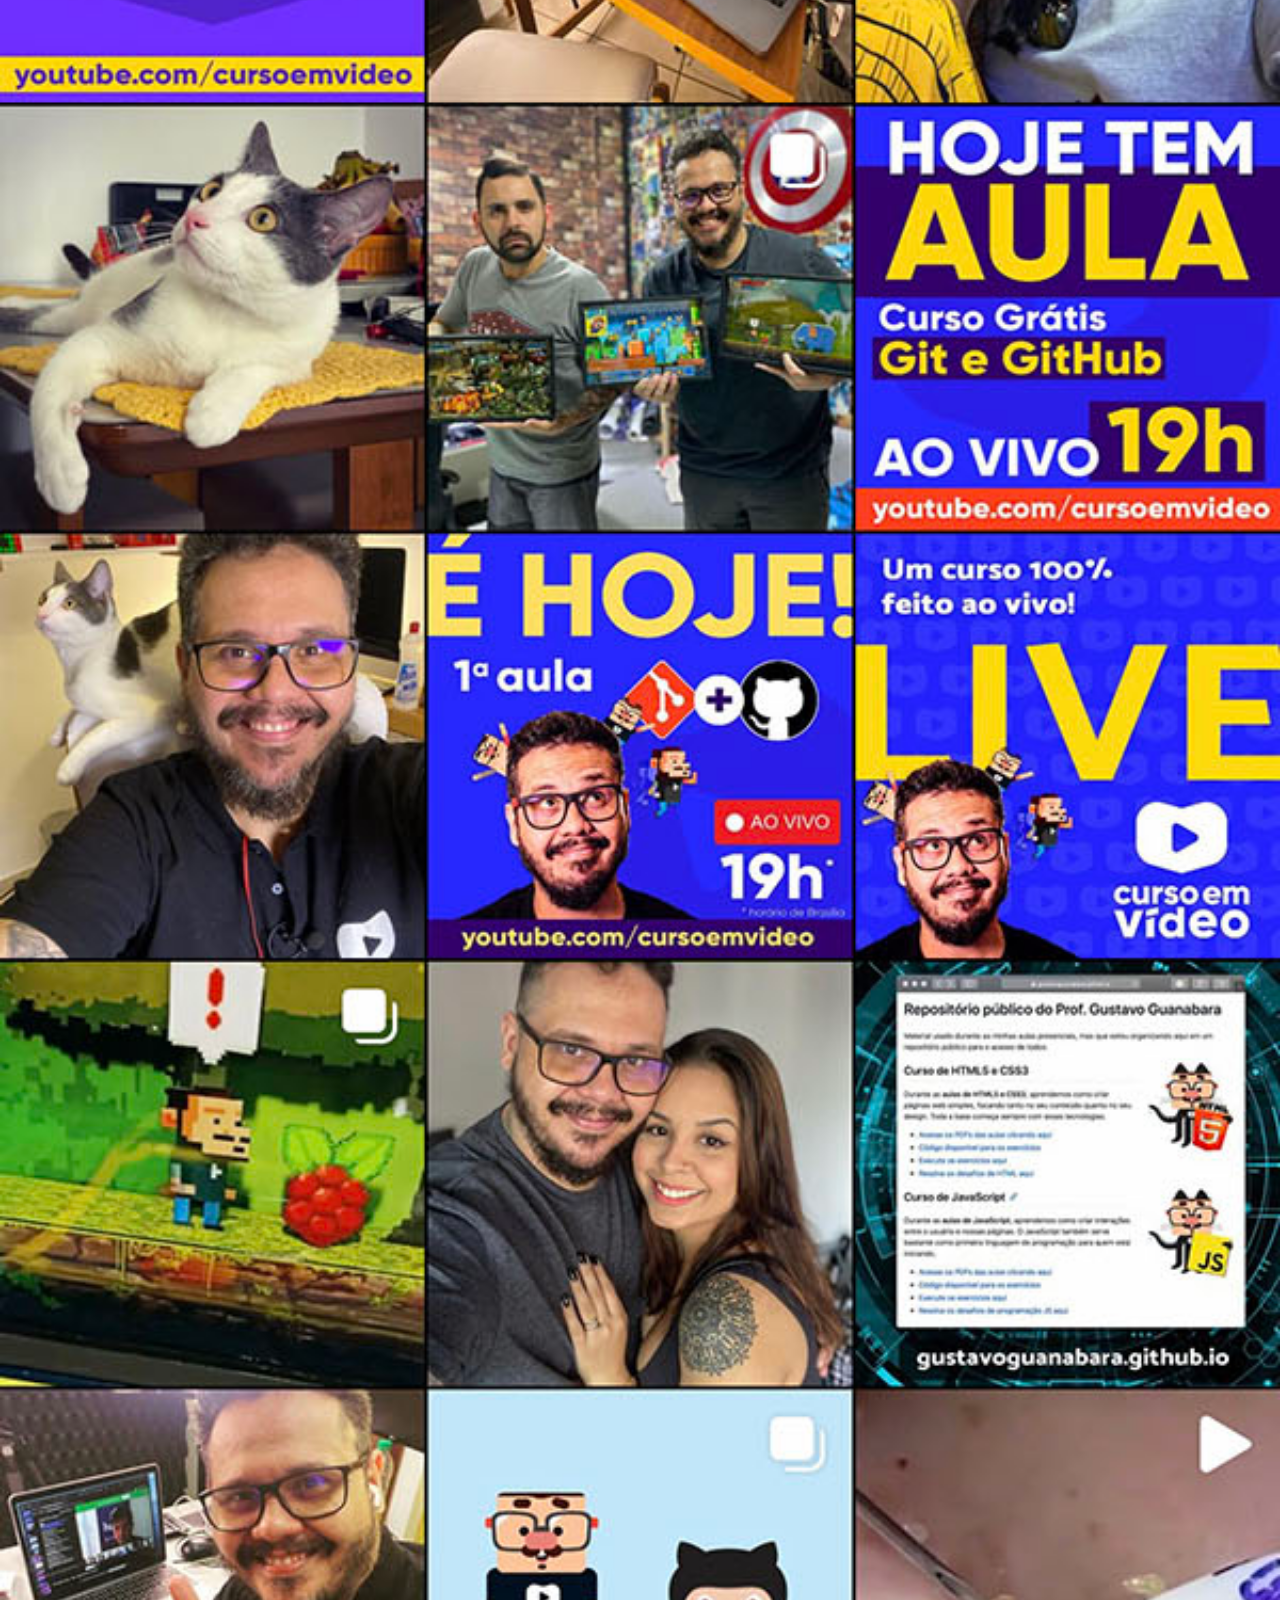
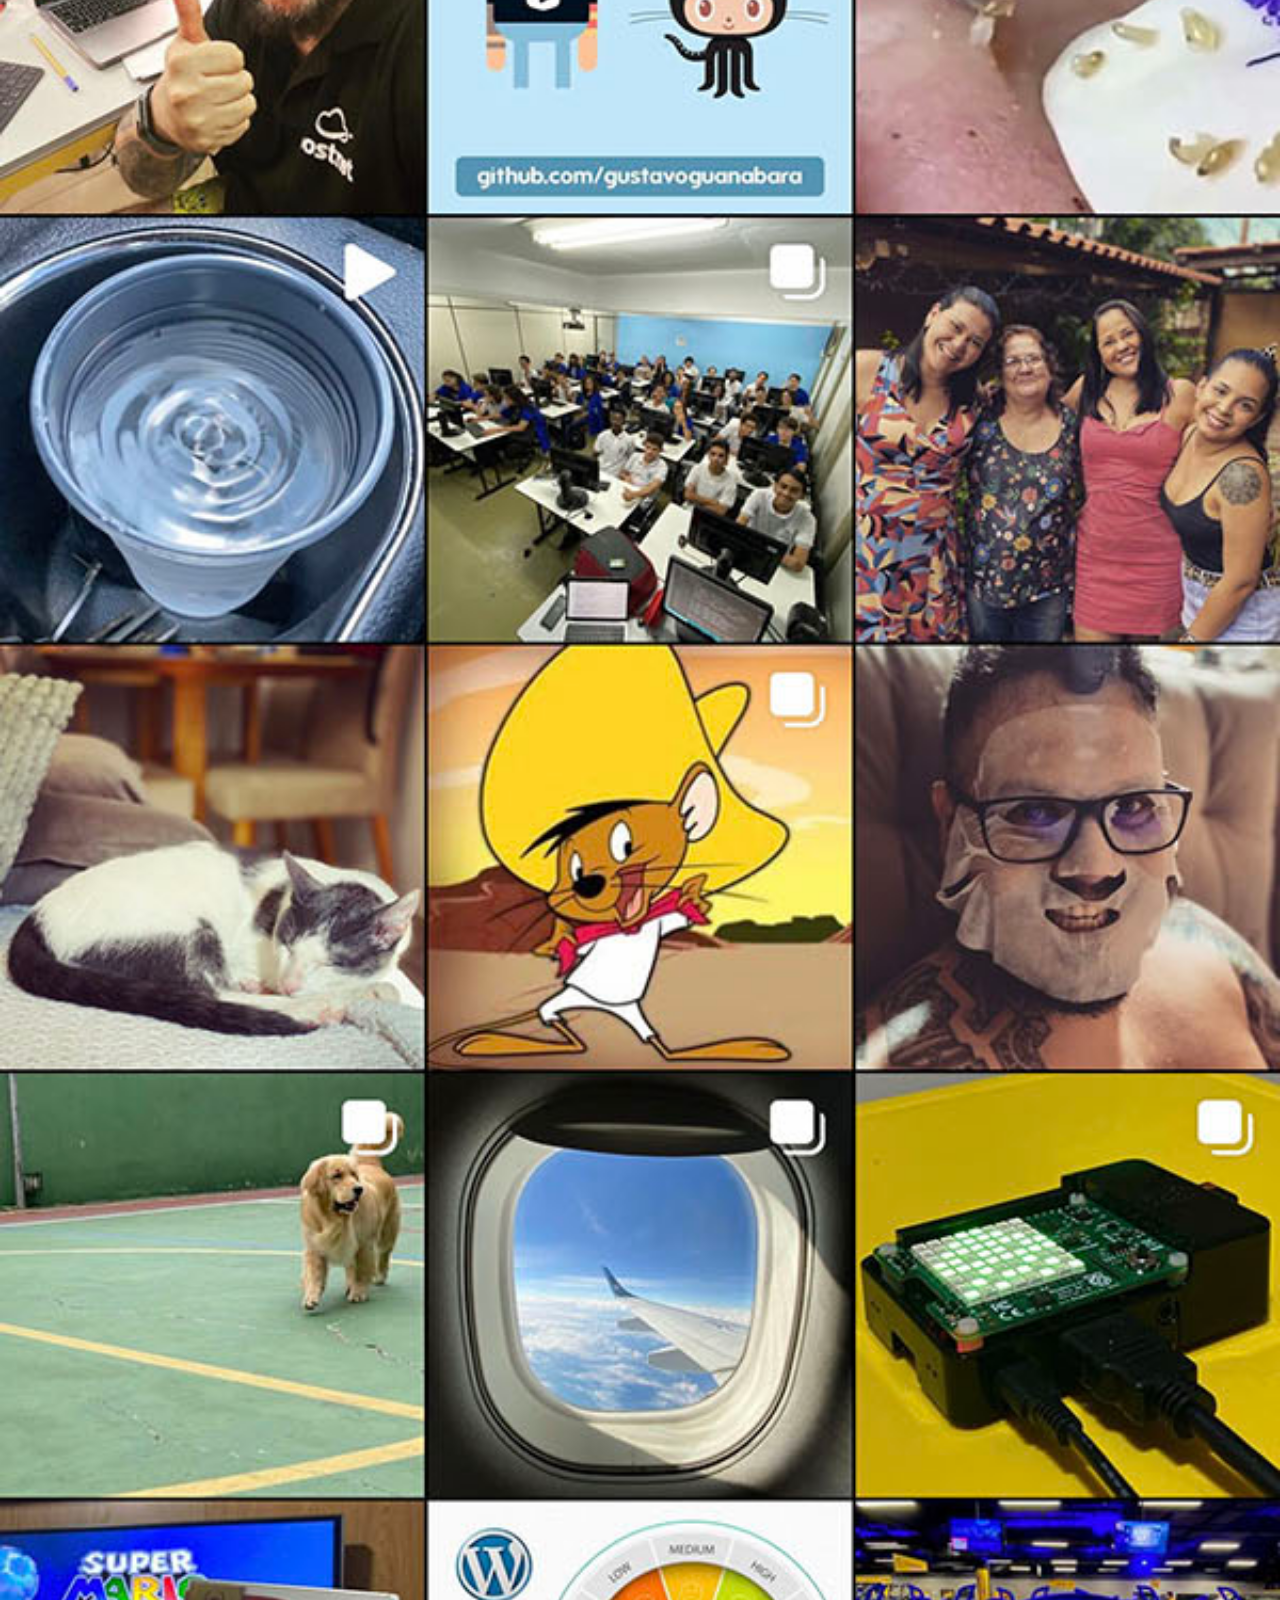
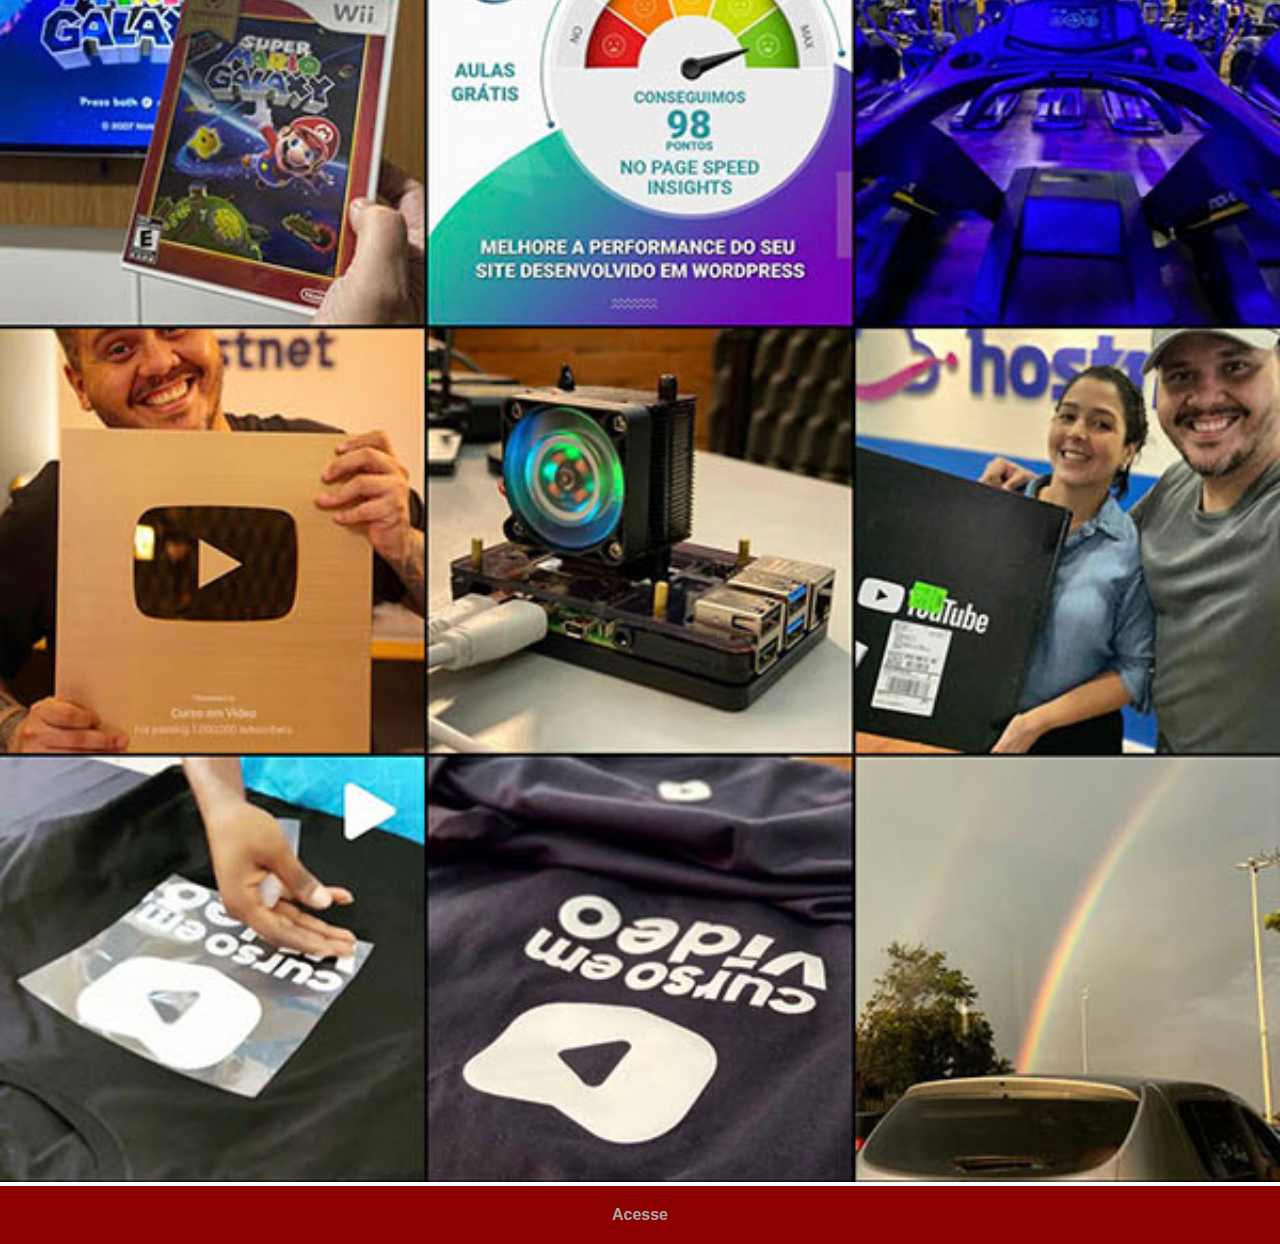
<file: instagram.html>
<!DOCTYPE html>
<html lang="pt-br">
<head>
    <meta charset="UTF-8">
    <meta name="viewport" content="width=device-width, initial-scale=1.0">
    <title>Instagram</title>
    <link rel="stylesheet" href="social.css">
</head>
<body>
    <img src="imagens/tela-instagram.jpg" alt="Instagram">
    <a href="https://www.instagram.com/lucasnunesc__/" target="_blank">Acesse</a>
</body>
</html>
</file>
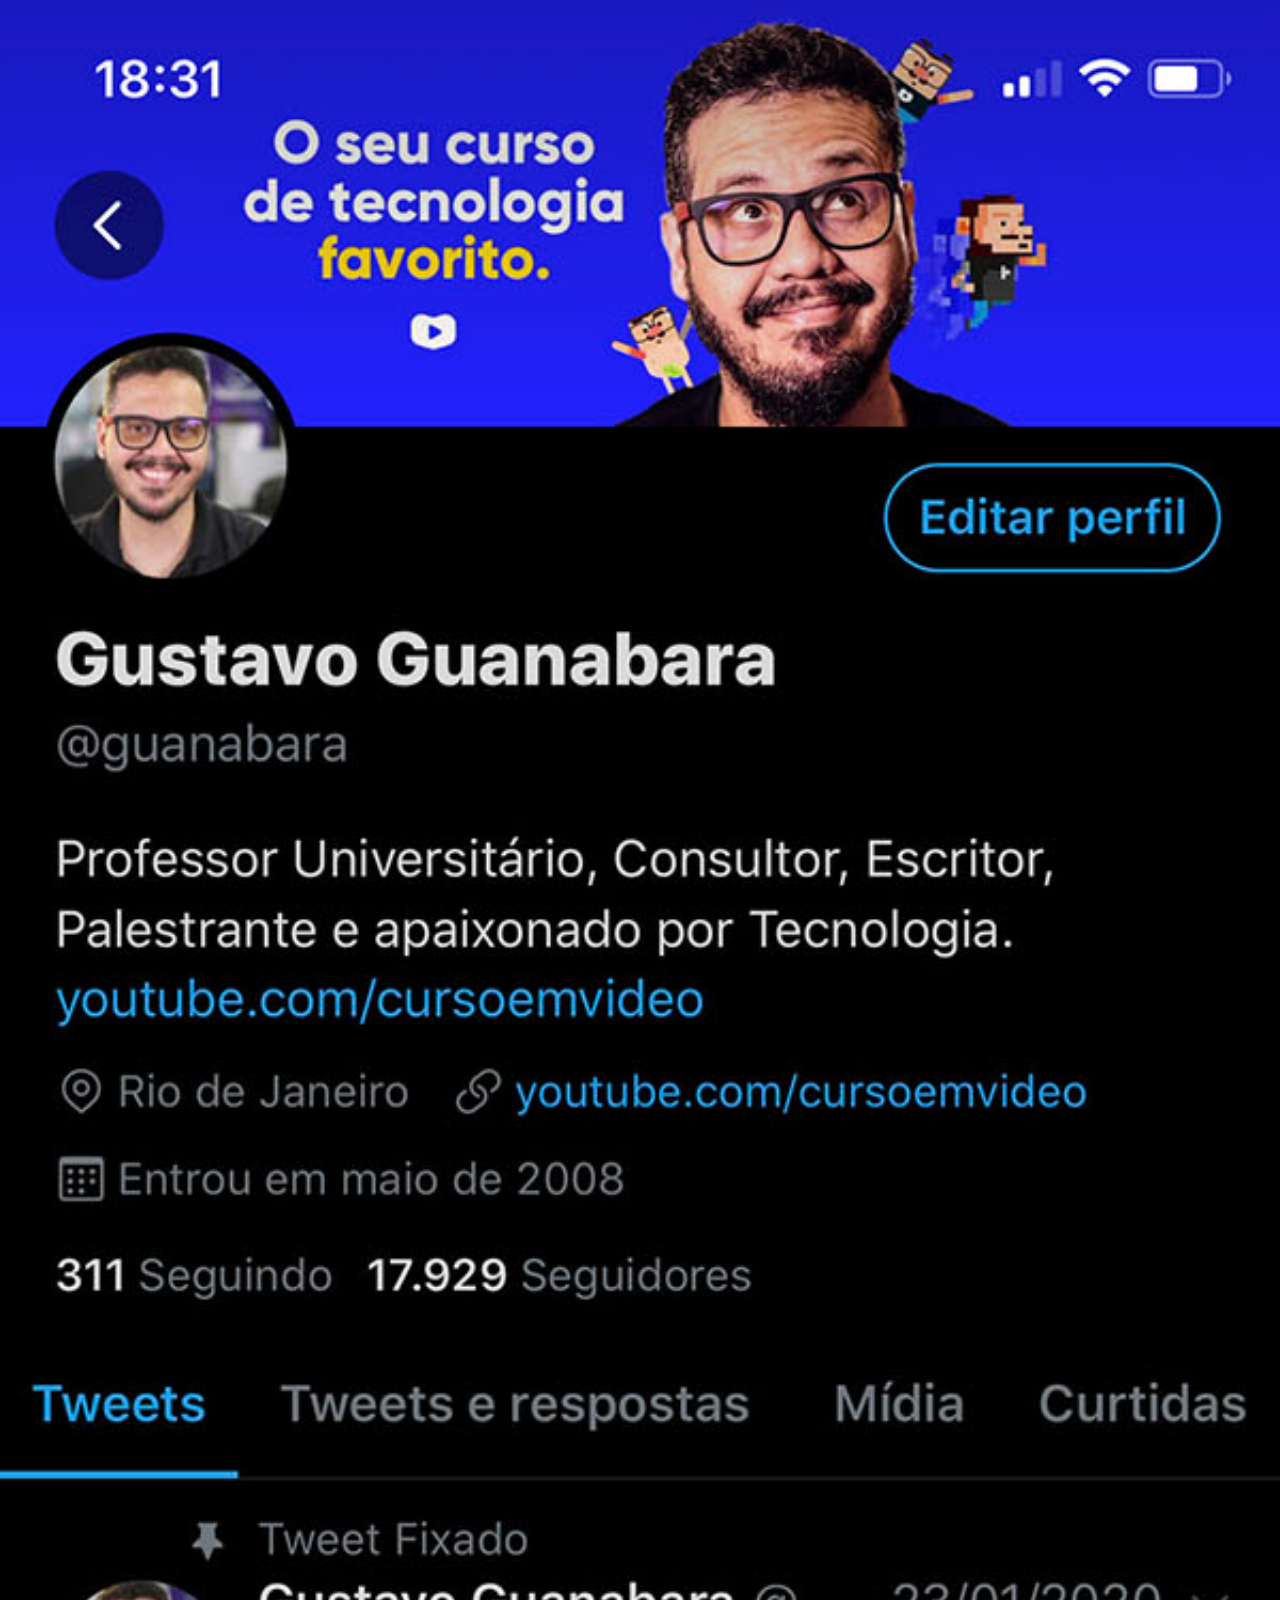
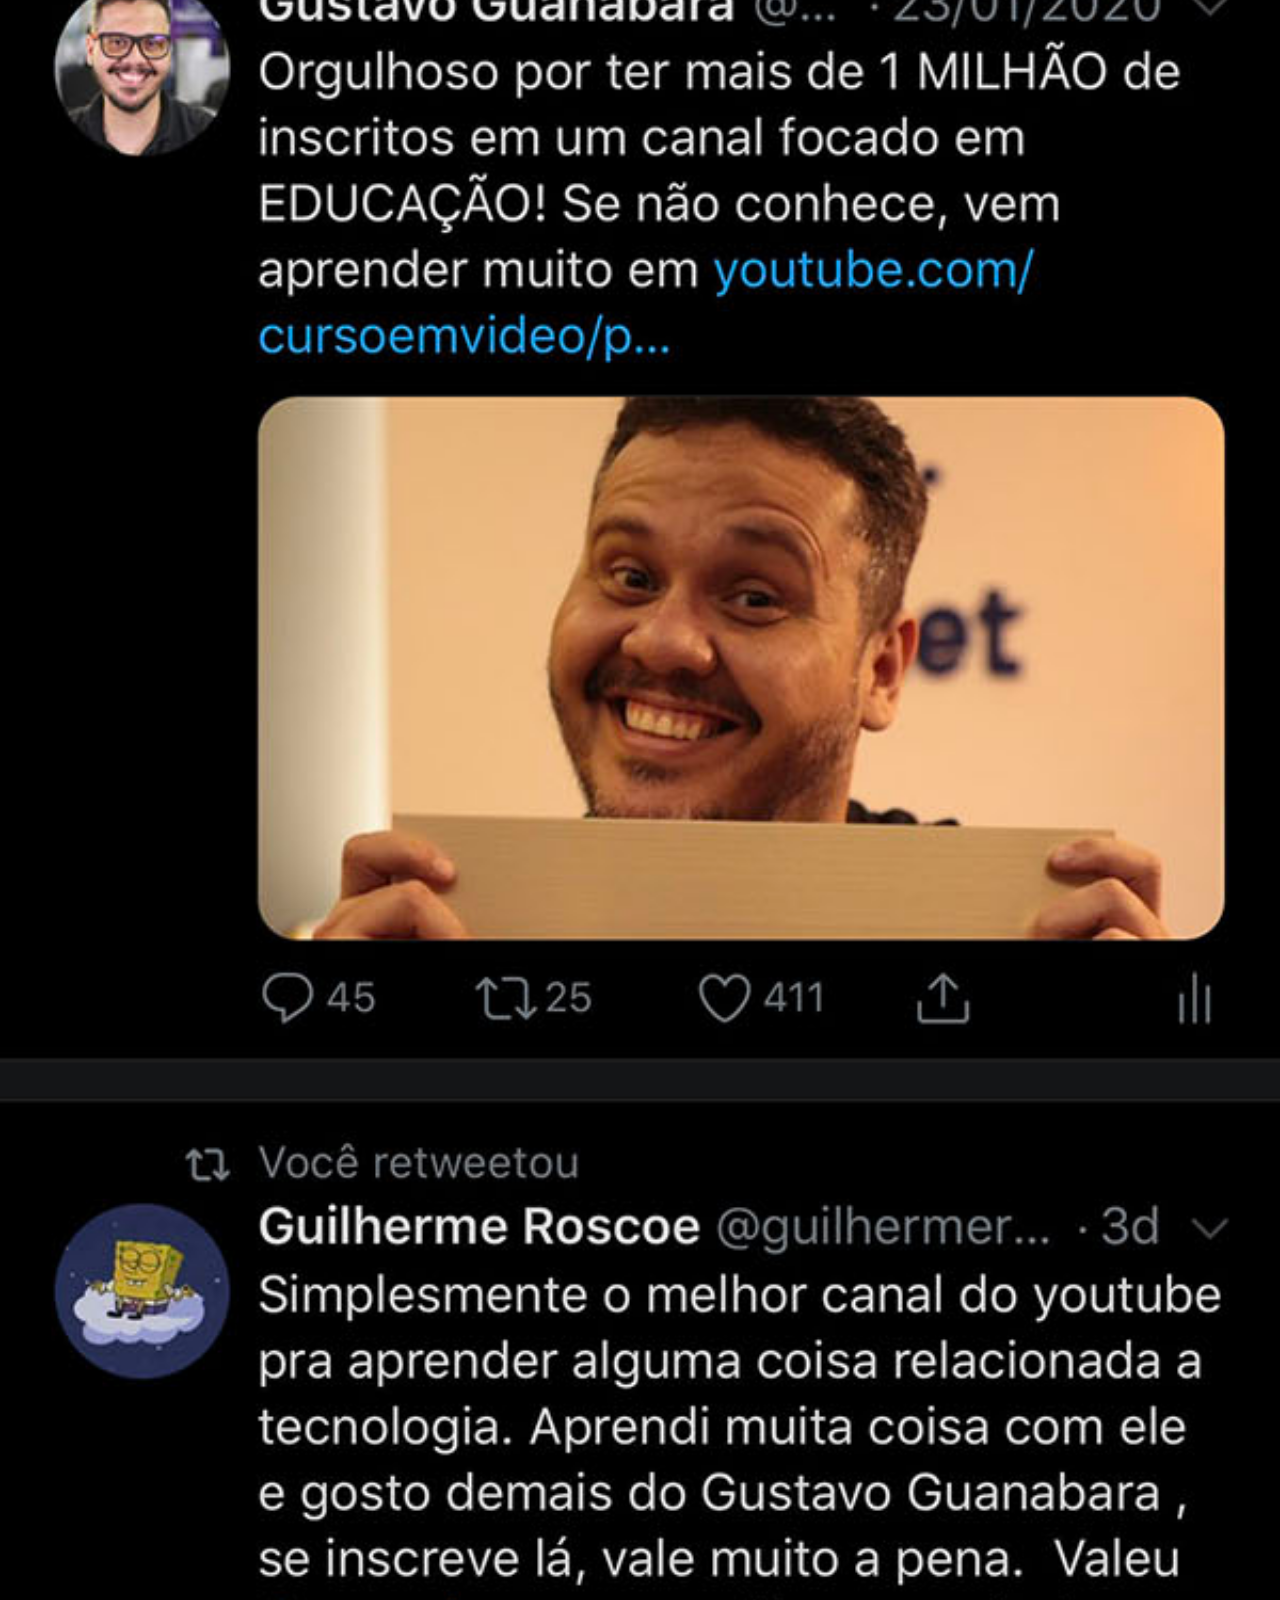
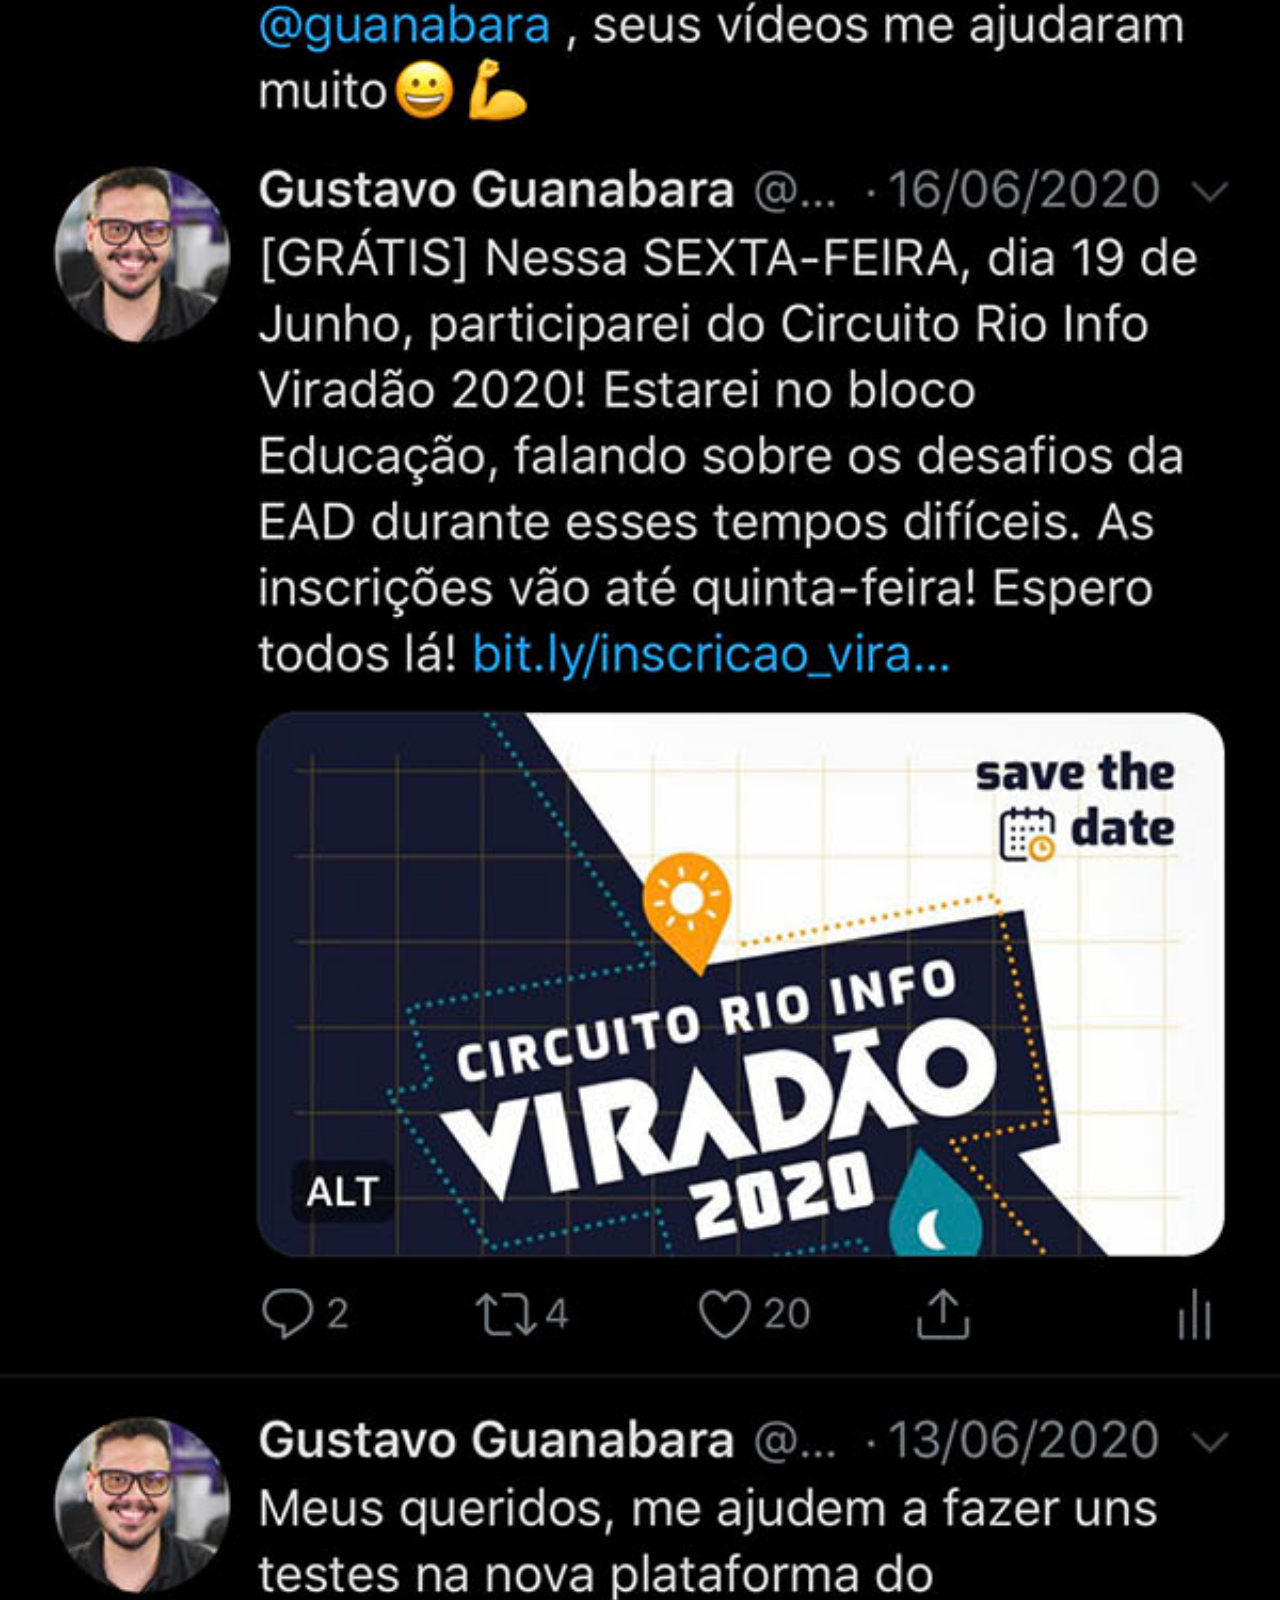
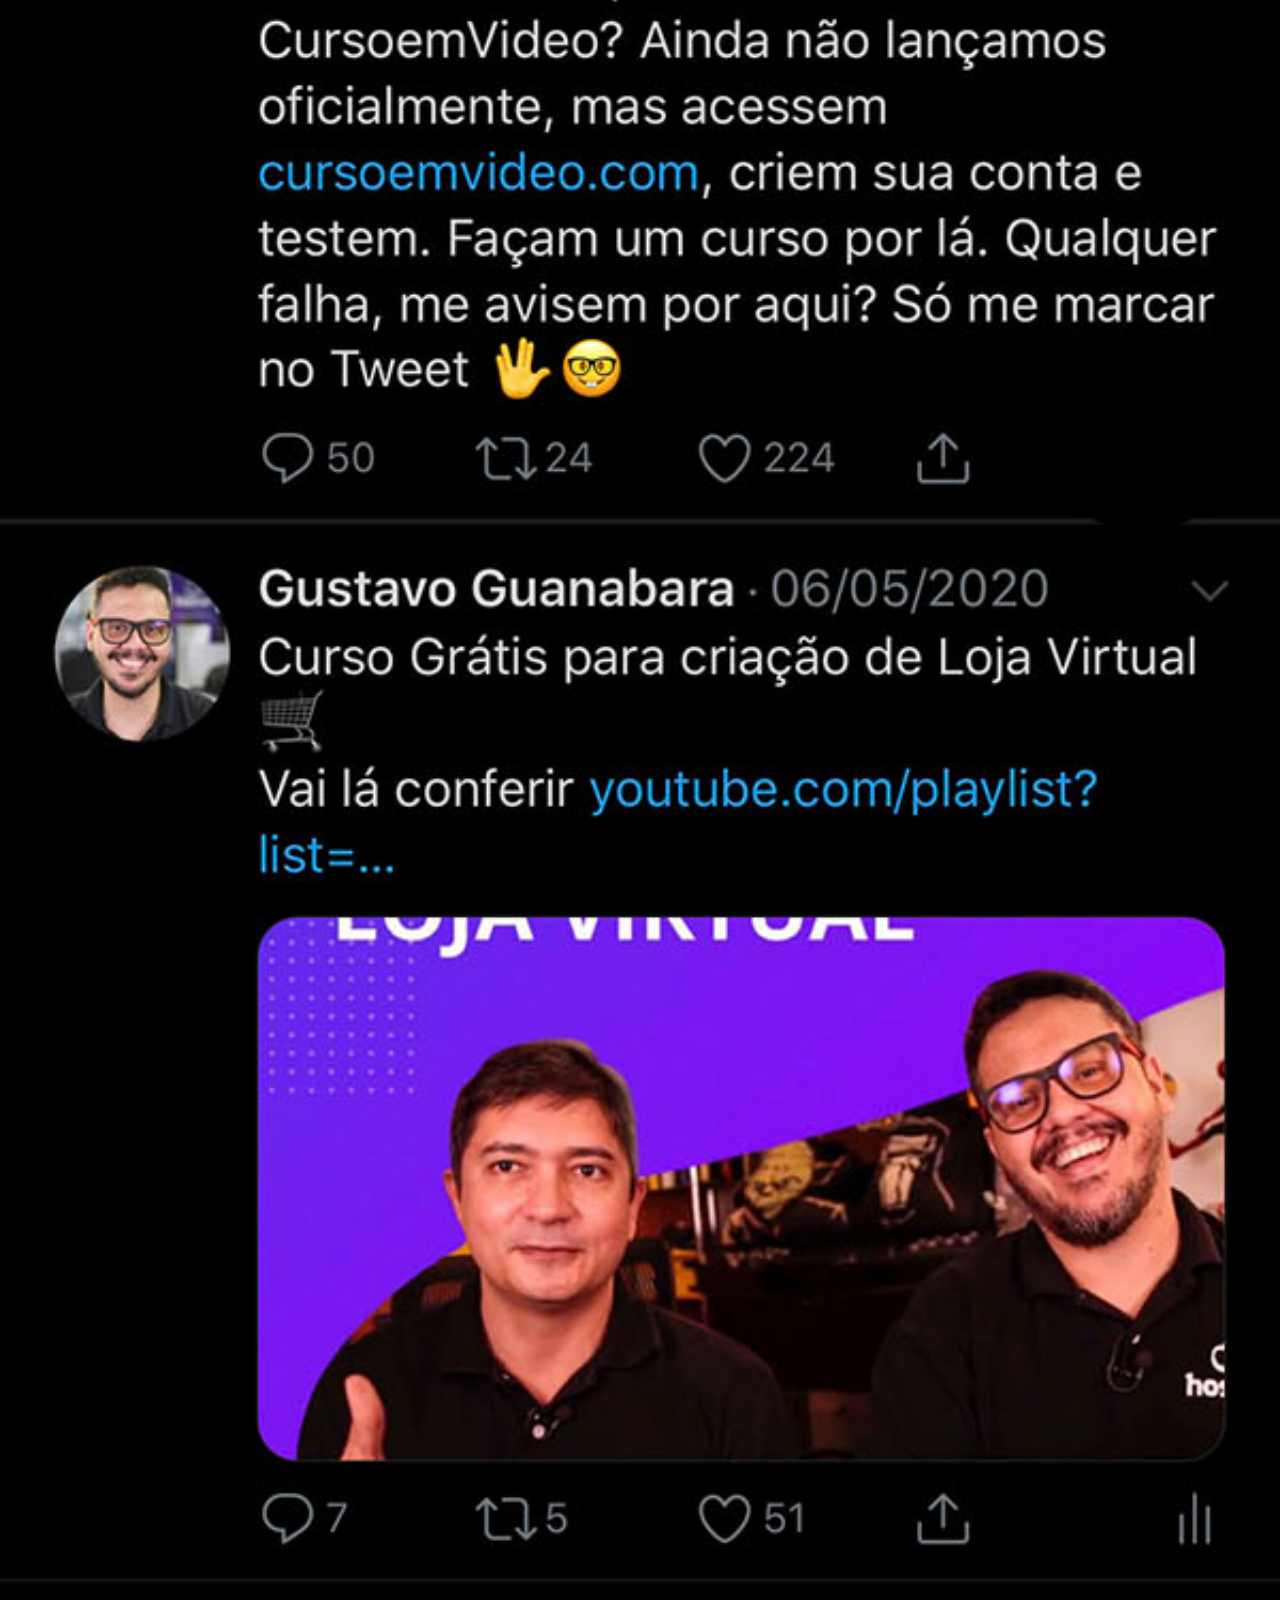
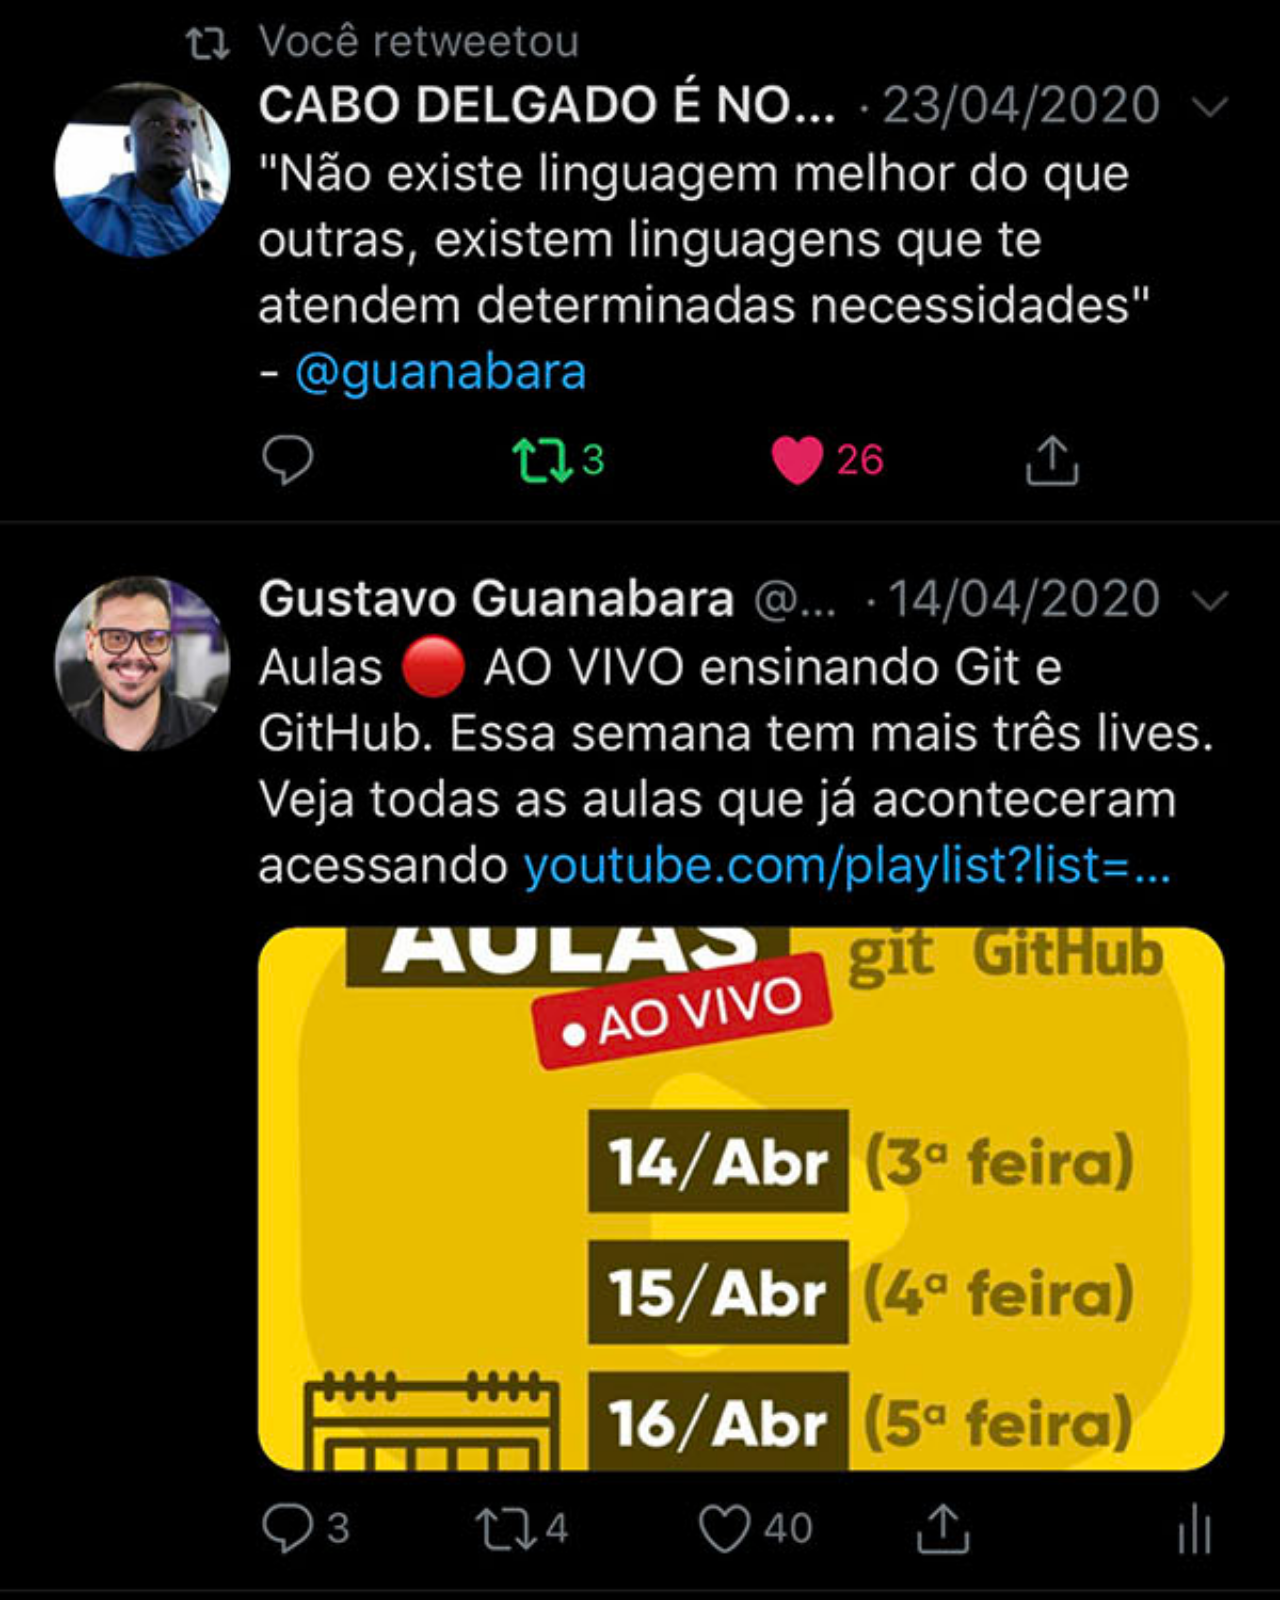
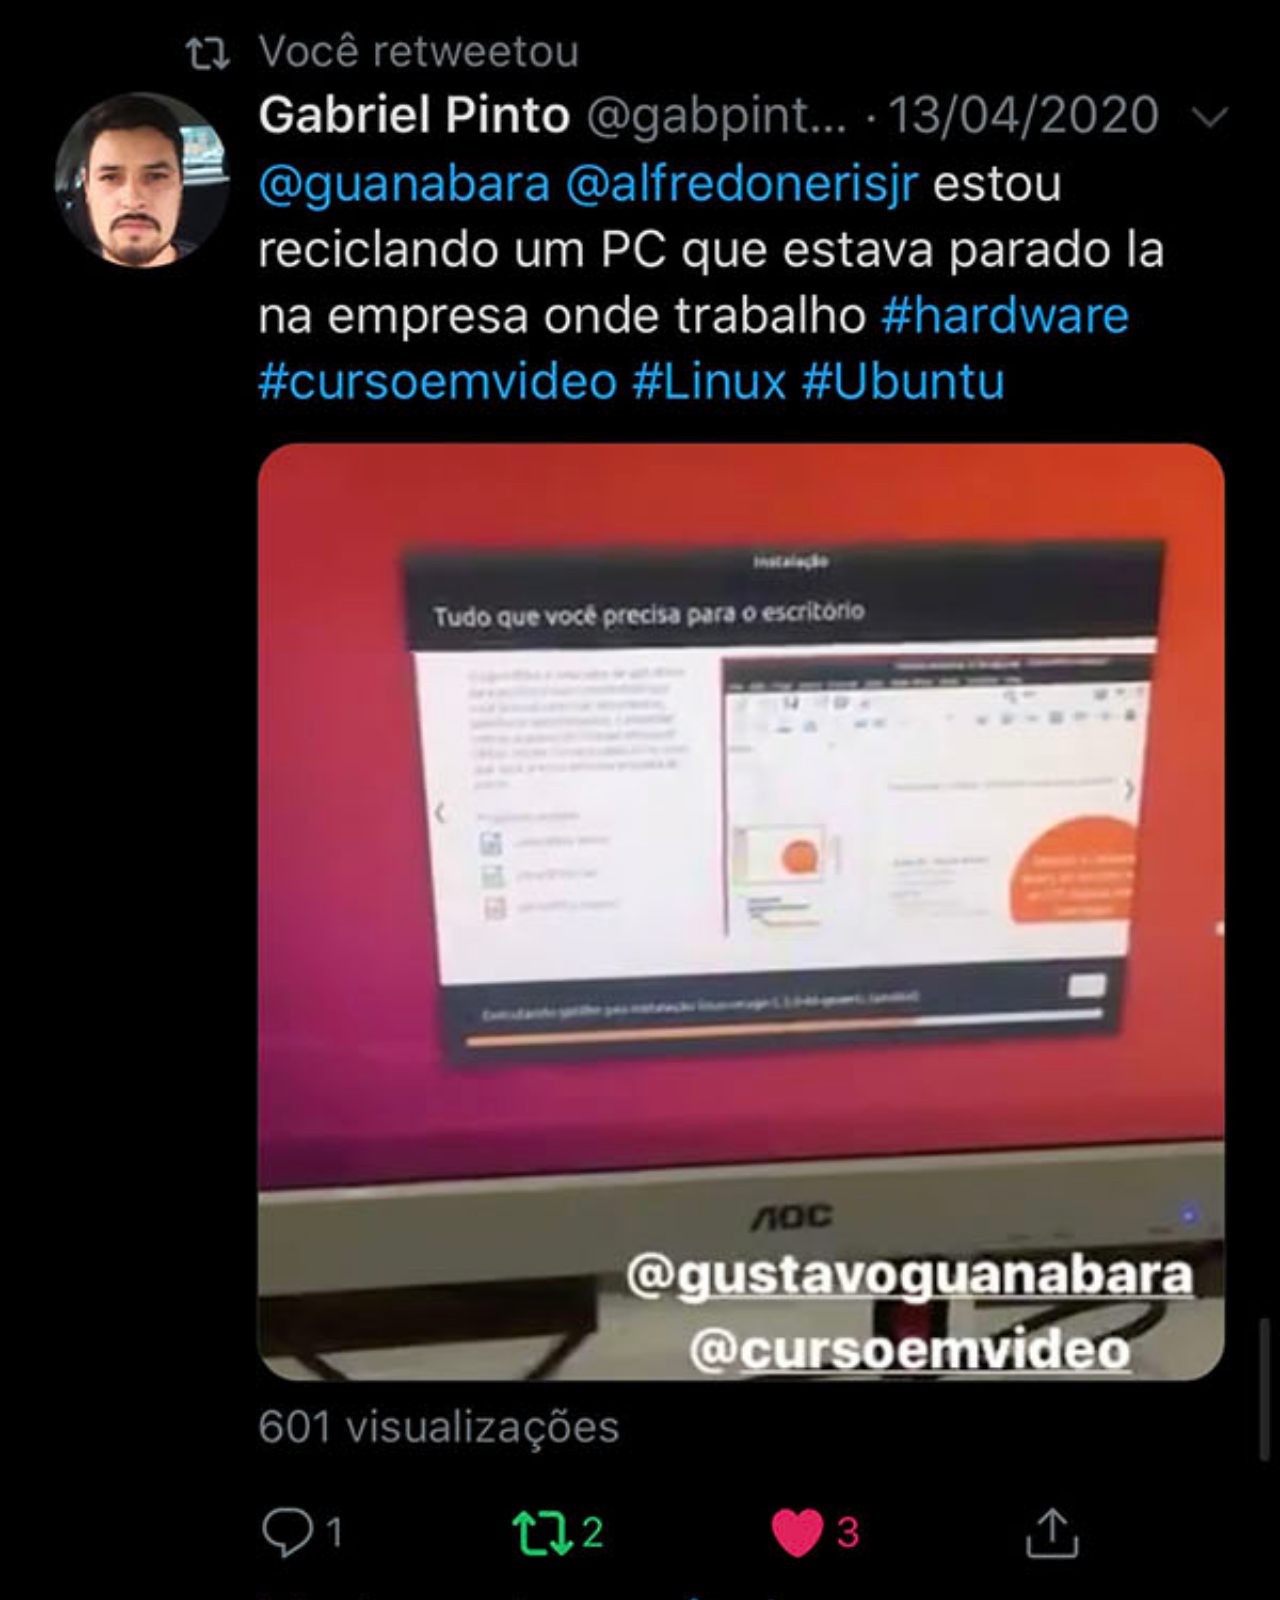
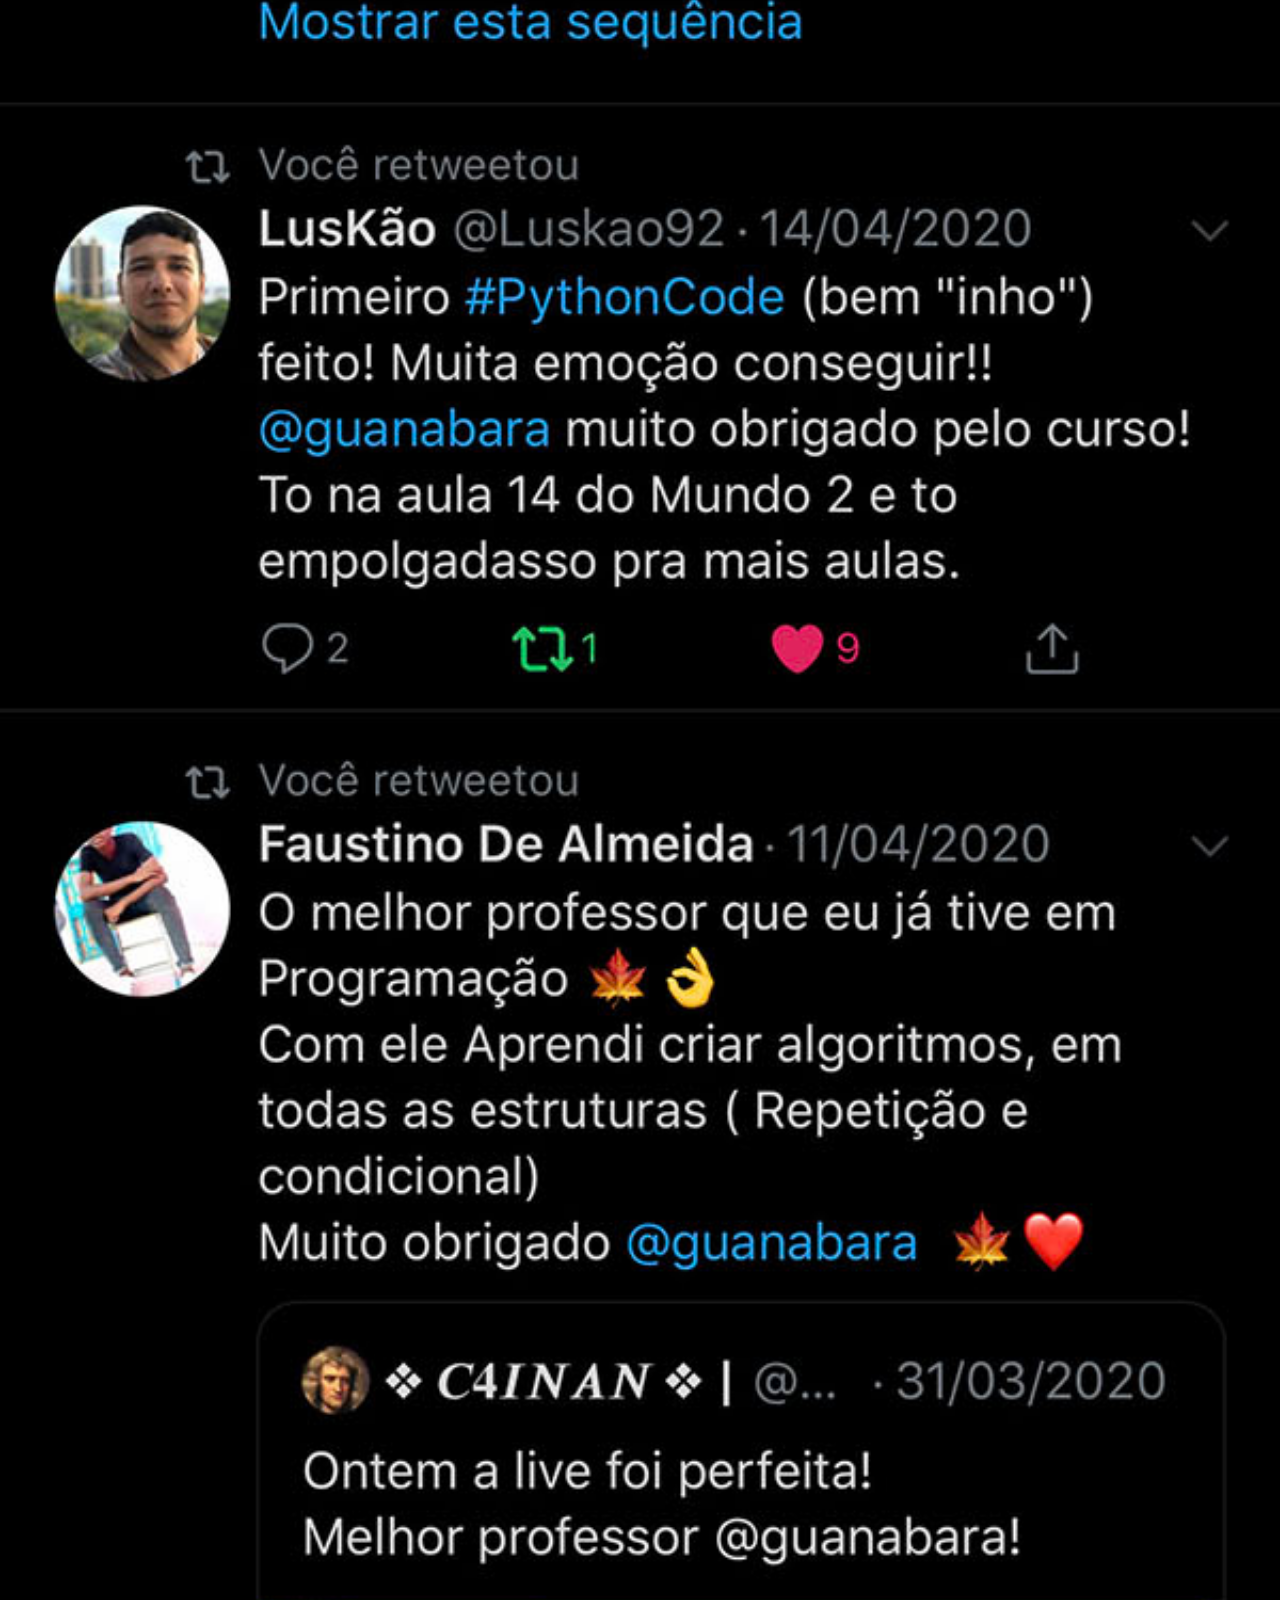
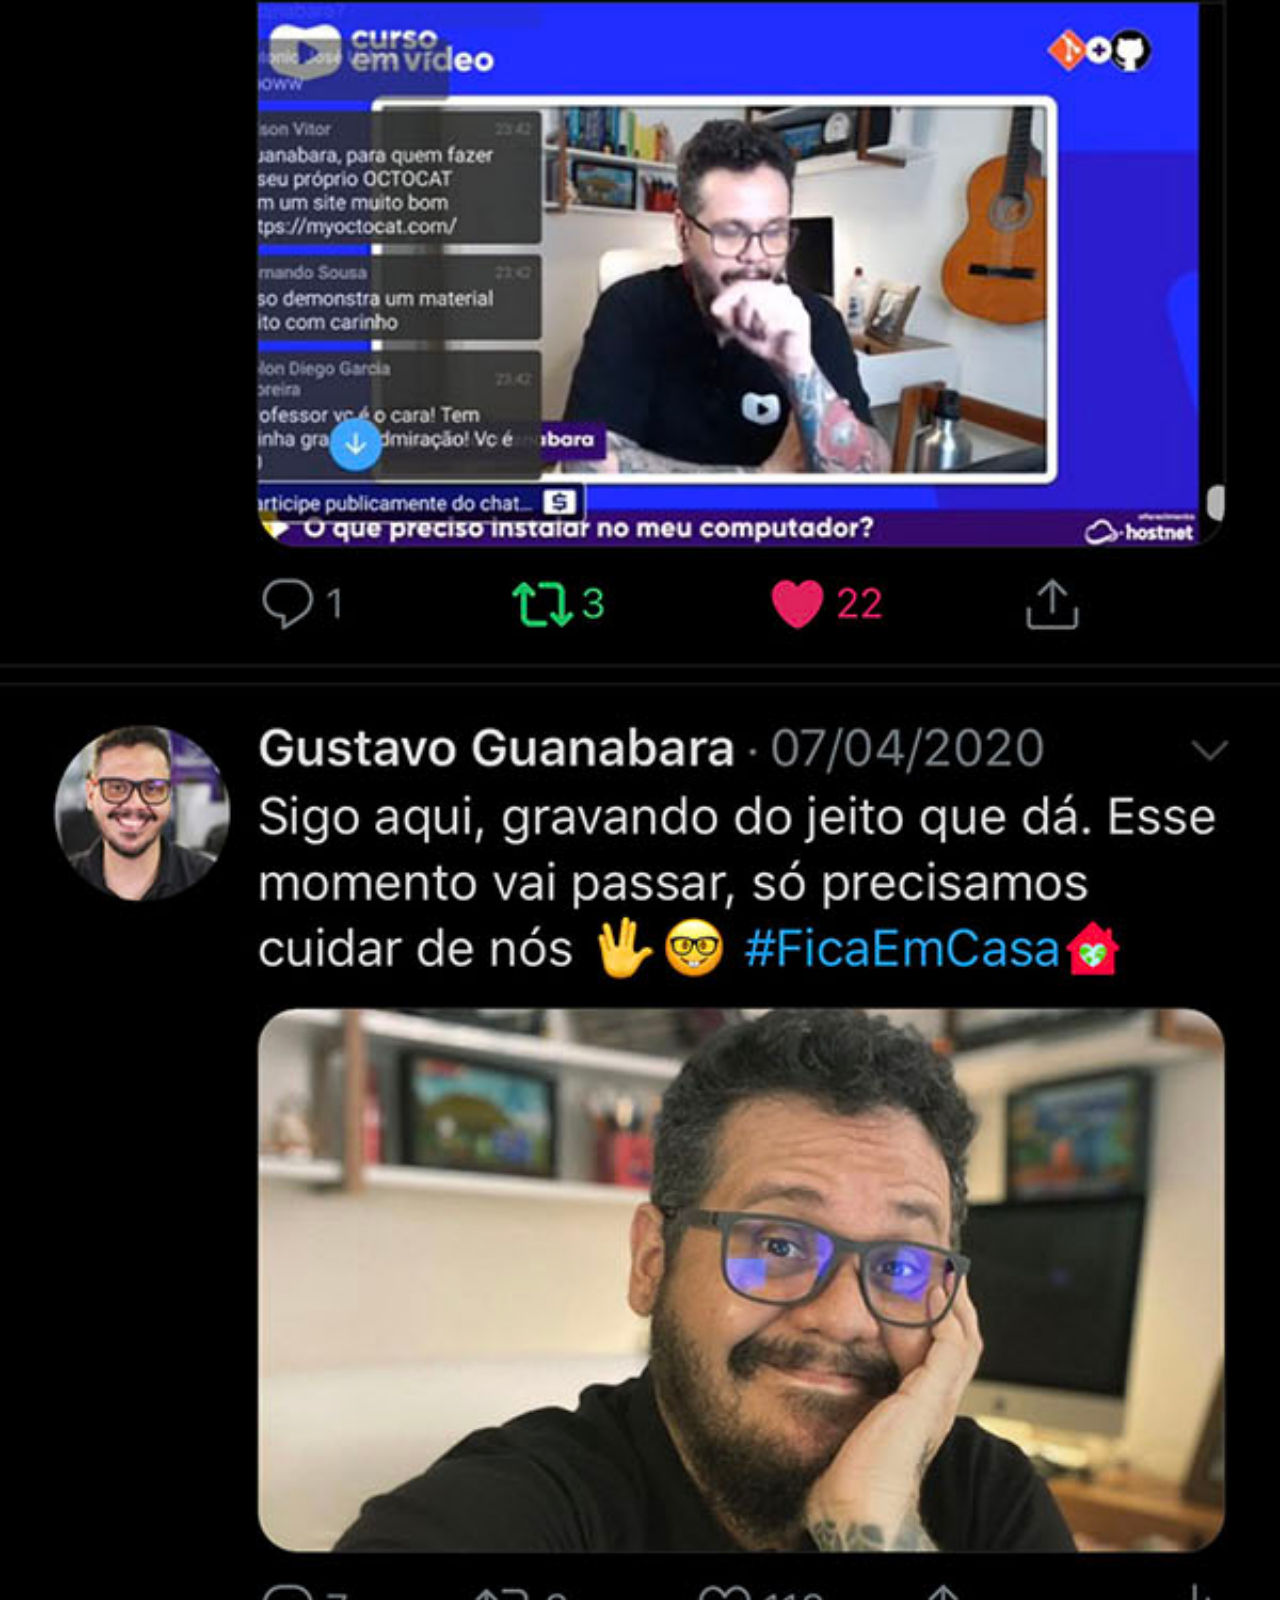
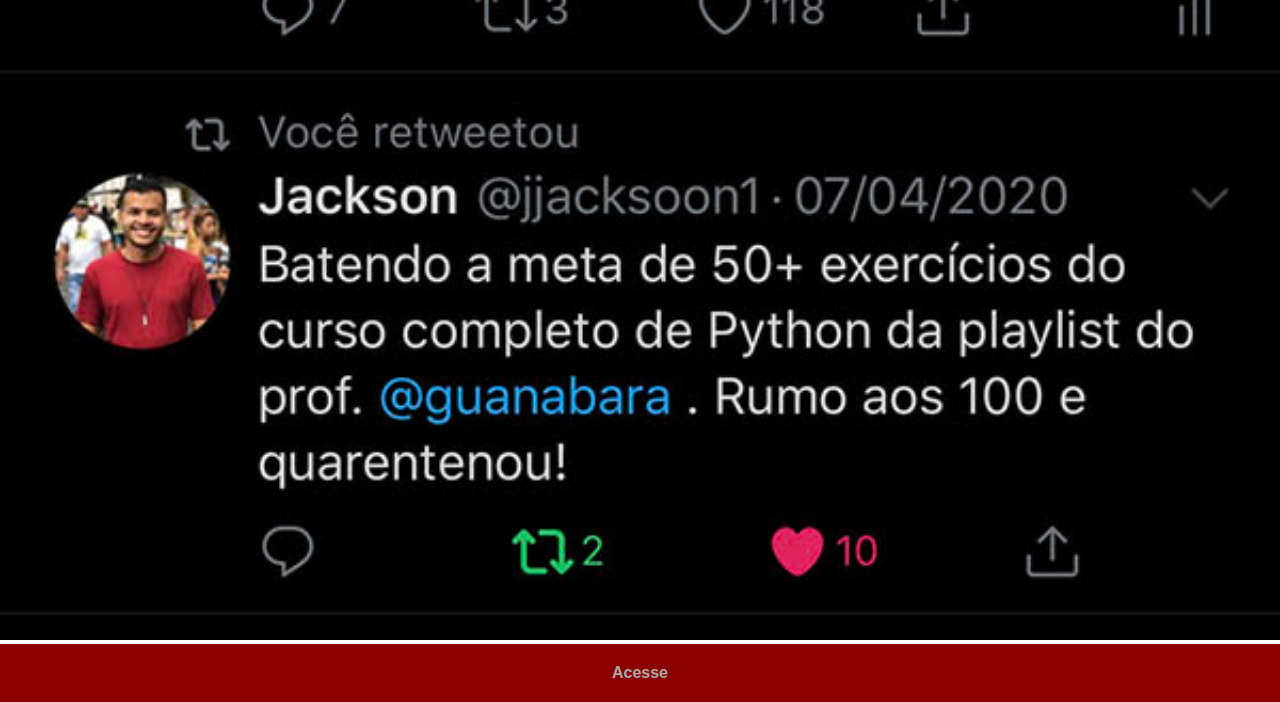
<file: twitter.html>
<!DOCTYPE html>
<html lang="pt-br">
<head>
    <meta charset="UTF-8">
    <meta name="viewport" content="width=device-width, initial-scale=1.0">
    <title>Twitter</title>
    <link rel="stylesheet" href="social.css">
</head>
<body>
    <img src="imagens/tela-twitter.jpg" alt="Twitter">
    <a href="https://twitter.com/lucasnunesc__">Acesse</a>
</body>
</html>
</file>
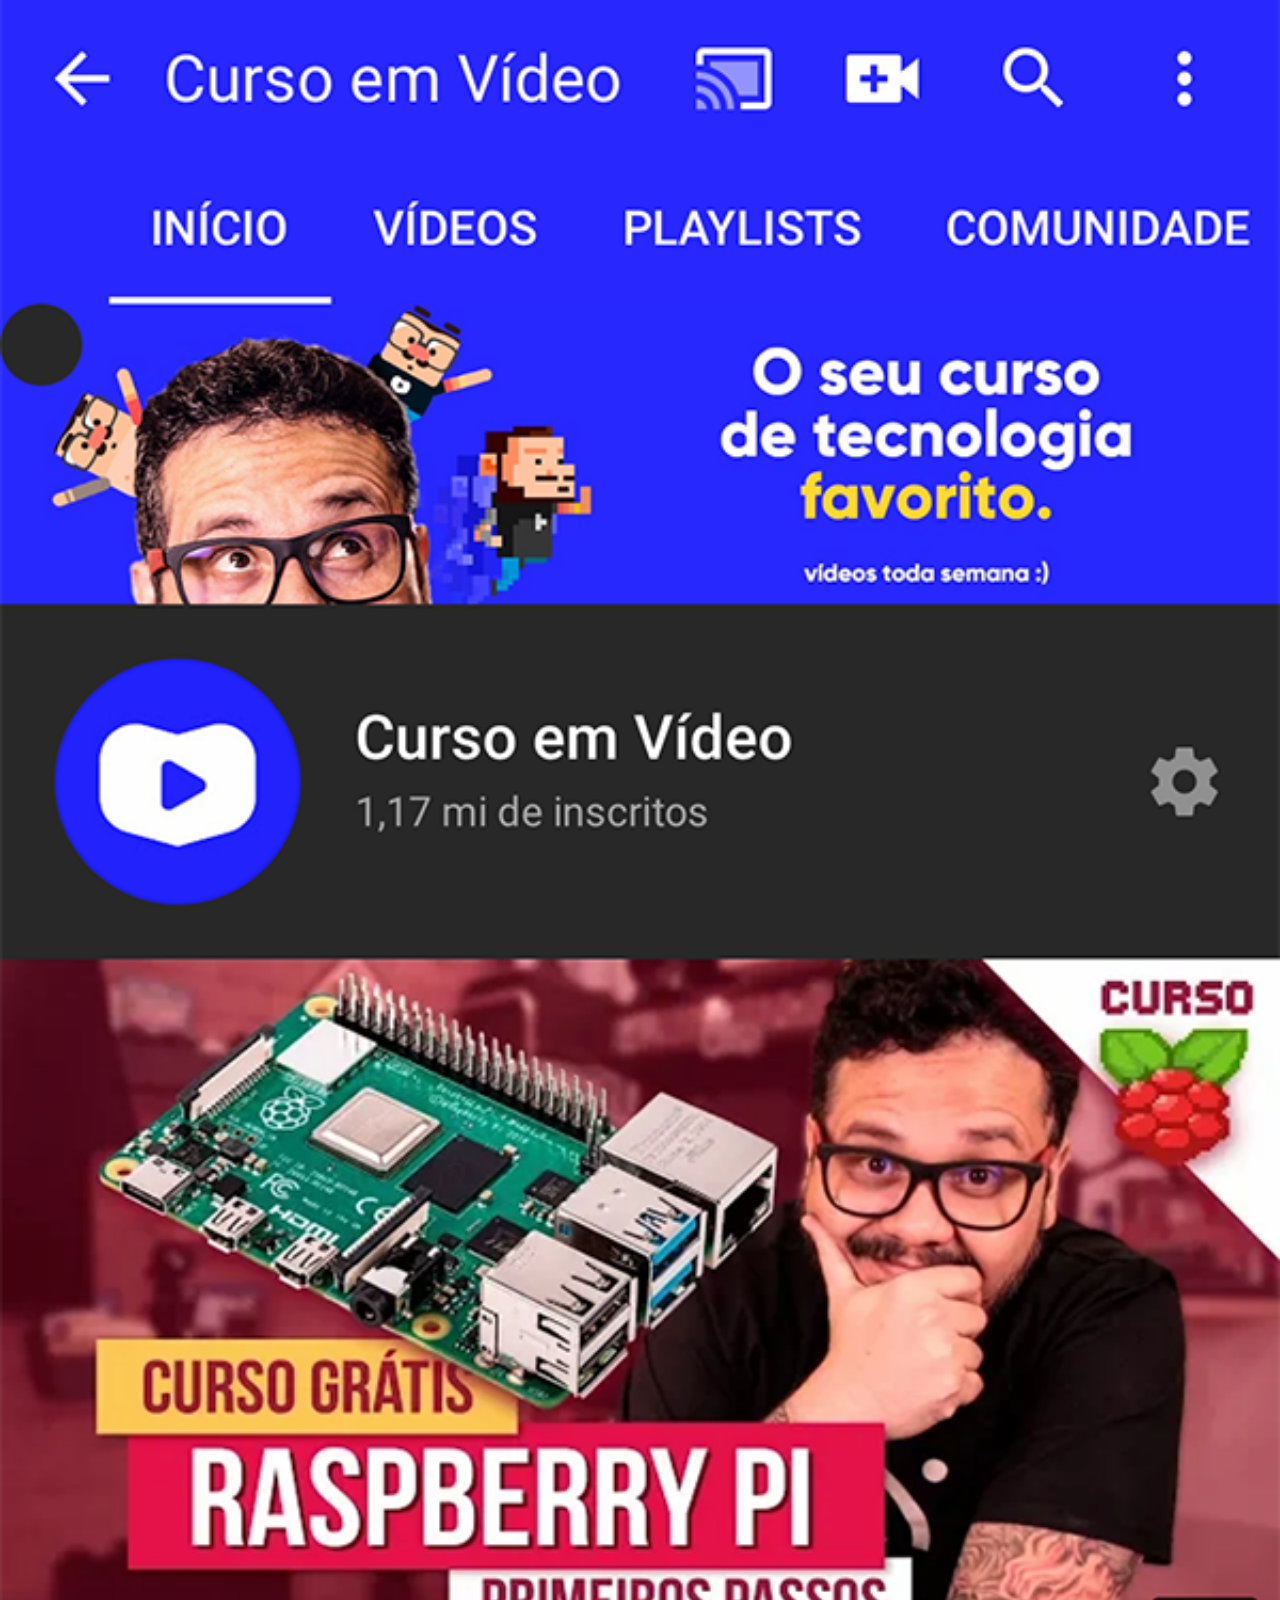
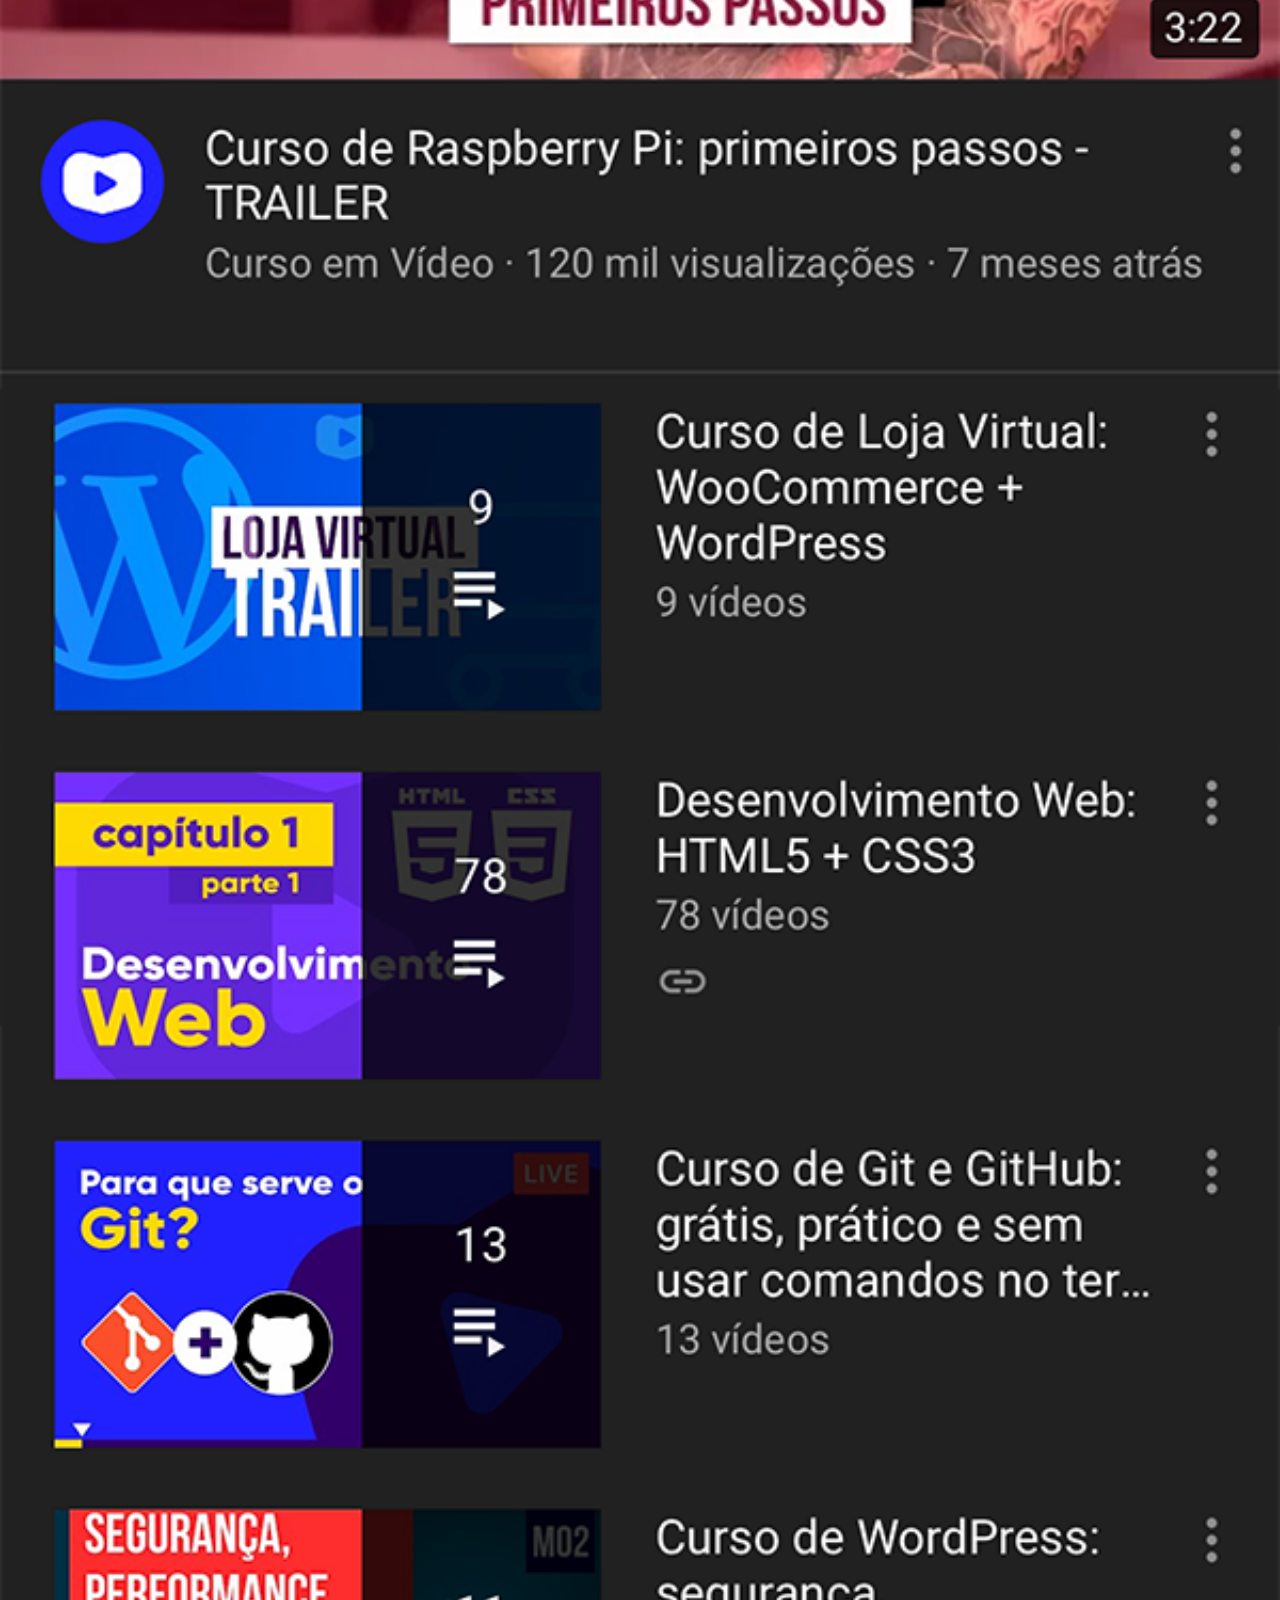
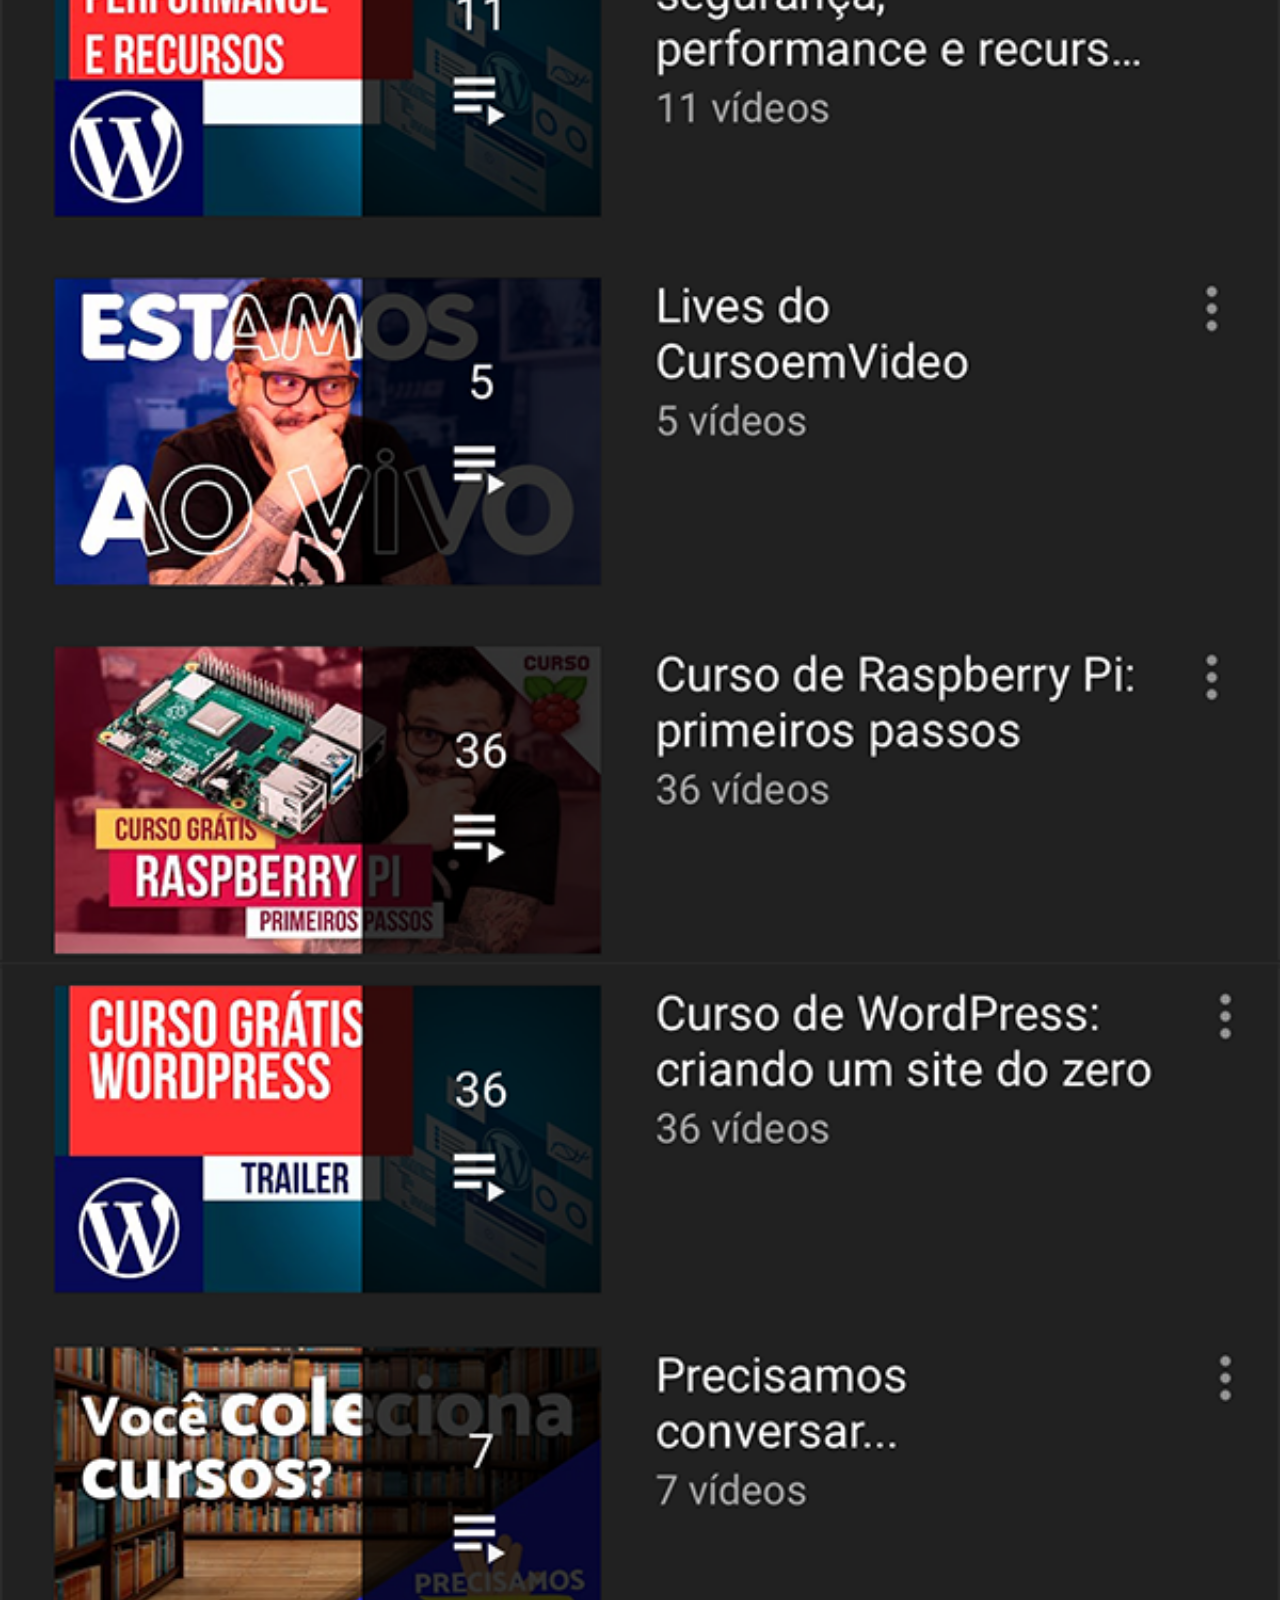
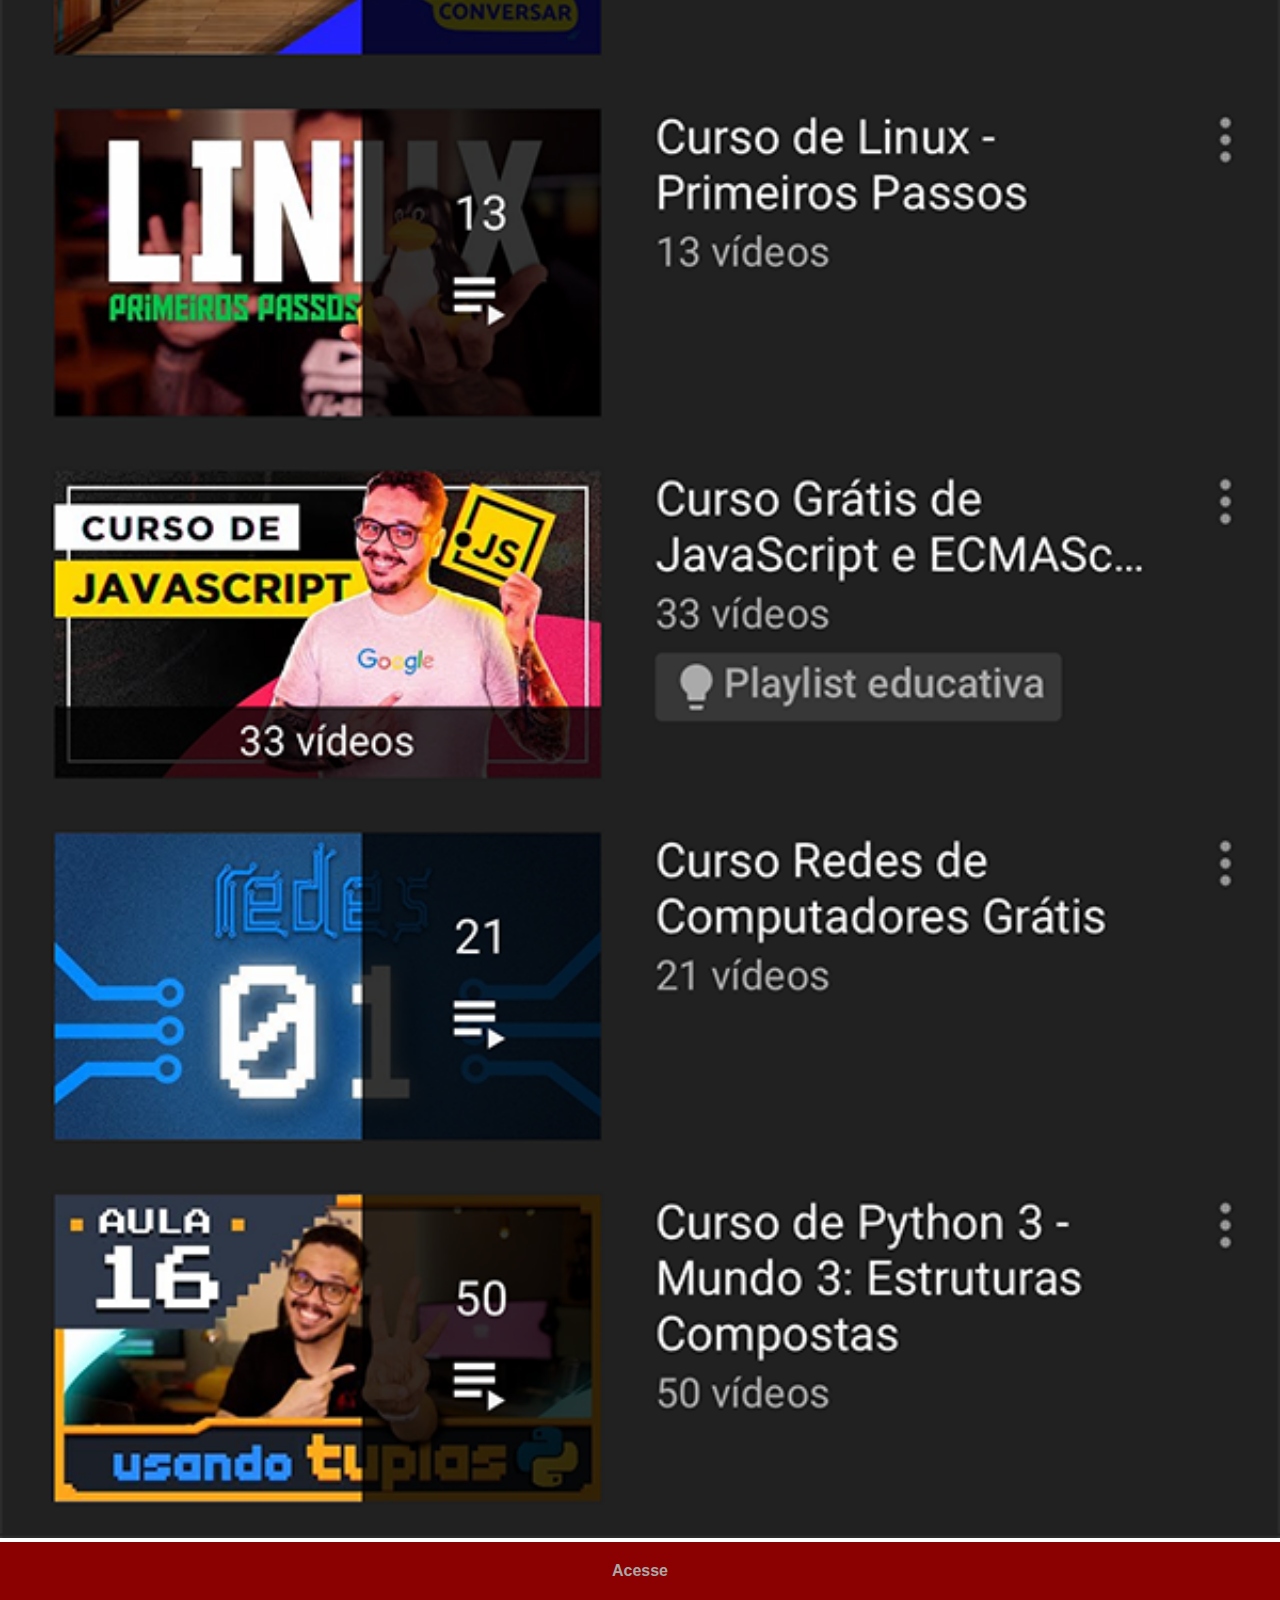
<file: youtube.html>
<!DOCTYPE html>
<html lang="pt-br">
<head>
    <meta charset="UTF-8">
    <meta name="viewport" content="width=device-width, initial-scale=1.0">
    <title>Youtube</title>
    <link rel="stylesheet" href="social.css">

</head>
<body>
    <img src="imagens/tela-youtube.png" alt="Youtube">
    <a href="https://www.youtube.com/@CursoemVideo/playlists" target="_blank">Acesse</a>
</body>
</html>
</file>
<file: style.css>
@charset "UTF-8";

* {
    box-sizing: border-box; /*calcula o tamanho do elemento de acordo com o conteúdo até a borda ou seja: conteudo+padding+borda*/
    margin: 0;
    padding: 0;
    font-family: Arial, Helvetica, sans-serif;
}

html, body {
    height: 100vh;
    width: 100vw;
    background-color: black;
}

body {
    background: url(./imagens/fundo-madeira.jpg) no-repeat;
    background-size: cover;
    background-attachment: fixed;
}

main {
    height: 100vh;
    position: relative;
}

section#telefone {
    position: absolute;
    top: 50%;
    left: 50%;
    transform: translate(-50%, -50%);
    height: 627px;
    width: 311px;
    background: url(./imagens/frame-iphone.png) no-repeat;
    
}

iframe#tela {
    position: relative;
    top:80px;
    left:22px;
    height: 471px;
    width: 267px;
    
}

section#redes-sociais {
    text-align: right;
    padding-right: 10px;
    padding-top: 25px;

}

section#redes-sociais img {
    width: 50px;
    border-radius: 50%;
    margin: 5px;
    box-shadow: 2px 2px 5px #0000006e;
    box-sizing: border-box;
    transition: 0.5s;
}

section#redes-sociais img:hover {
    border: 2px solid rgba(245, 245, 245, 0.493);
    transform: translate(-3px, -3px);
    box-shadow: 5px 5px 10px rgba(0, 0, 0, 0.623);
    width: 52.5px;
}
</file>
<file: social.css>
* {
    margin: 0px;
    padding: 0px;
    font-family: Arial, Helvetica, sans-serif;
}

::-webkit-scrollbar {
    width: 0px;
    height: 0px;
}
img {
    width: 100vw;
}
a {
    display: block;
    background-color: darkred;
    padding: 20px;
    text-align: center;
    font-weight: bolder;
    text-decoration: none;
    color: darkgray;
}

a:hover {
    background-color: red;
    color: white;
}
</file>
